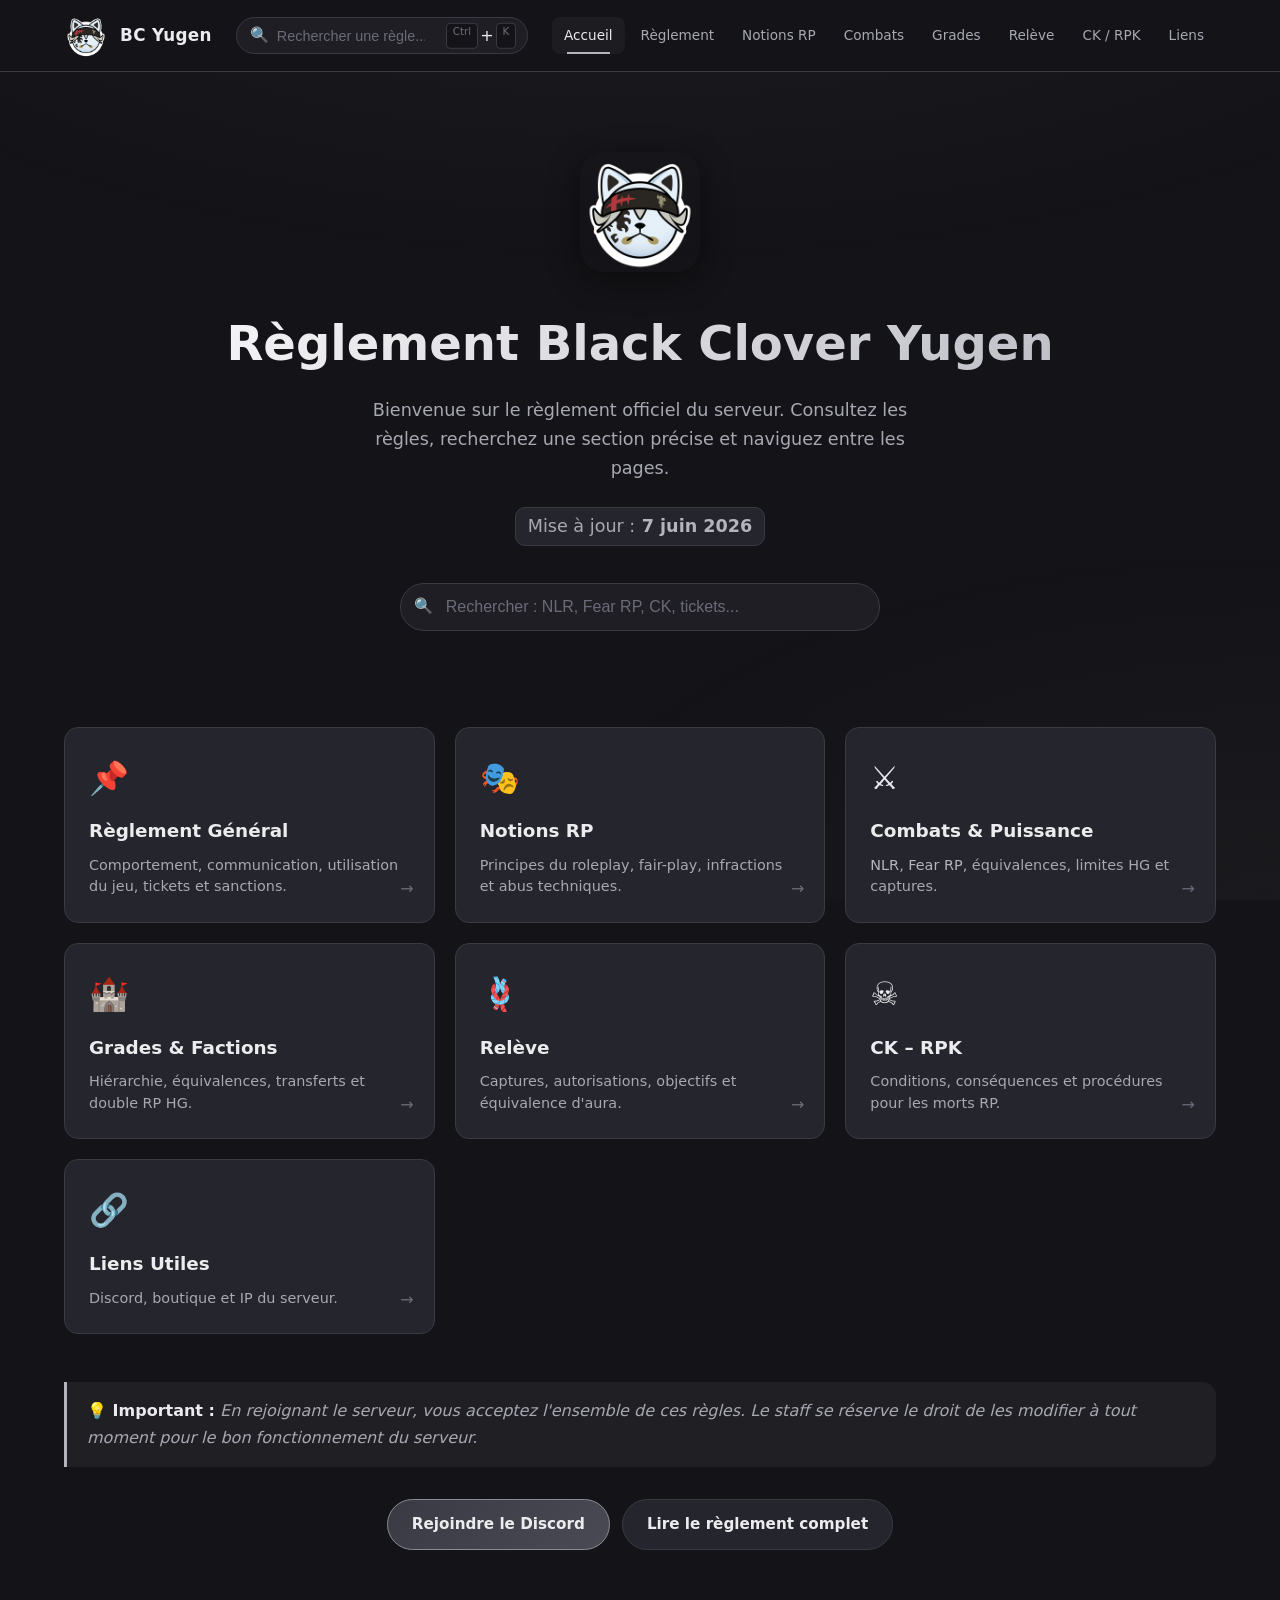
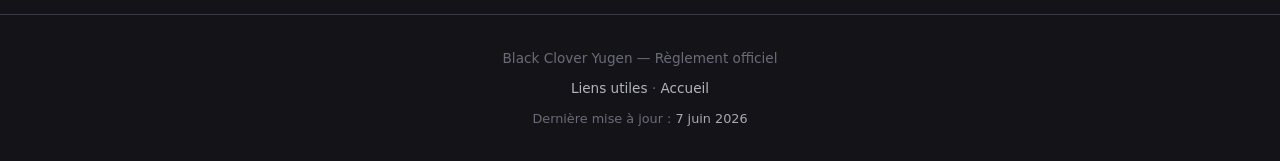
<file: index.html>
<!DOCTYPE html>
<html lang="fr">
<head>
  <meta charset="UTF-8">
  <meta name="viewport" content="width=device-width, initial-scale=1.0">
  <title>Règlement — Black Clover Yugen</title>
  <link rel="icon" href="assets/logo.png" type="image/png">
  <link rel="stylesheet" href="css/style.css">
</head>
<body>
  <header class="site-header">
    <div class="header-inner">
      <a href="index.html" class="logo-link">
        <img src="assets/logo.png" alt="Logo Black Clover Yugen">
        <span class="logo-text">BC Yugen</span>
      </a>
      <div class="search-wrapper mobile-hidden">
        <span class="search-icon">🔍</span>
        <input type="search" class="search-input" placeholder="Rechercher une règle..." autocomplete="off">
        <div class="search-results"></div>
      </div>
      <nav class="nav-links">
        <a href="index.html">Accueil</a>
        <a href="reglement-general.html">Règlement</a>
        <a href="notions-rp.html">Notions RP</a>
        <a href="combats-puissance.html">Combats</a>
        <a href="grades-factions.html">Grades</a>
        <a href="releve.html">Relève</a>
        <a href="ck-rpk.html">CK / RPK</a>
        <a href="liens-utiles.html">Liens</a>
      </nav>
      <button class="menu-toggle" aria-label="Menu">☰</button>
    </div>
  </header>

  <main>
    <section class="hero container-wide">
      <img src="assets/logo.png" alt="Black Clover Yugen" class="hero-logo reveal">
      <h1 class="reveal reveal-delay-1">Règlement Black Clover Yugen</h1>
      <p class="reveal reveal-delay-2">
        Bienvenue sur le règlement officiel du serveur. Consultez les règles, recherchez une section précise et naviguez entre les pages.
      </p>
      <div class="hero-tools reveal reveal-delay-3">
        <p class="last-updated-box">
          Mise à jour&nbsp;: <time datetime="2026-06-07" data-last-updated>7 juin 2026</time>
        </p>
        <div class="hero-search">
          <div class="search-wrapper">
            <span class="search-icon">🔍</span>
            <input type="search" class="search-input" placeholder="Rechercher : NLR, Fear RP, CK, tickets..." autocomplete="off">
            <div class="search-results"></div>
          </div>
        </div>
      </div>
    </section>

    <section class="container-wide">
      <div class="cards-grid">
        <article class="card reveal" data-href="reglement-general.html">
          <span class="card-icon">📌</span>
          <h2>Règlement Général</h2>
          <p>Comportement, communication, utilisation du jeu, tickets et sanctions.</p>
          <span class="card-arrow">→</span>
        </article>

        <article class="card reveal reveal-delay-1" data-href="notions-rp.html">
          <span class="card-icon">🎭</span>
          <h2>Notions RP</h2>
          <p>Principes du roleplay, fair-play, infractions et abus techniques.</p>
          <span class="card-arrow">→</span>
        </article>

        <article class="card reveal reveal-delay-2" data-href="combats-puissance.html">
          <span class="card-icon">⚔️</span>
          <h2>Combats &amp; Puissance</h2>
          <p><a href="combats-puissance.html#nlr-combat">NLR</a>, <a href="combats-puissance.html#fear-rp">Fear RP</a>, équivalences, limites HG et captures.</p>
          <span class="card-arrow">→</span>
        </article>

        <article class="card reveal reveal-delay-3" data-href="grades-factions.html">
          <span class="card-icon">🏰</span>
          <h2>Grades &amp; Factions</h2>
          <p>Hiérarchie, équivalences, transferts et double RP HG.</p>
          <span class="card-arrow">→</span>
        </article>

        <article class="card reveal reveal-delay-1" data-href="releve.html">
          <span class="card-icon">🪢</span>
          <h2>Relève</h2>
          <p>Captures, autorisations, objectifs et équivalence d'aura.</p>
          <span class="card-arrow">→</span>
        </article>

        <article class="card reveal reveal-delay-2" data-href="ck-rpk.html">
          <span class="card-icon">☠️</span>
          <h2>CK – RPK</h2>
          <p>Conditions, conséquences et procédures pour les morts RP.</p>
          <span class="card-arrow">→</span>
        </article>

        <article class="card reveal reveal-delay-3" data-href="liens-utiles.html">
          <span class="card-icon">🔗</span>
          <h2>Liens Utiles</h2>
          <p>Discord, boutique et IP du serveur.</p>
          <span class="card-arrow">→</span>
        </article>
      </div>

      <div class="notice-box reveal" style="margin-top: 3rem;">
        <strong>💡 Important :</strong> En rejoignant le serveur, vous acceptez l'ensemble de ces règles. Le staff se réserve le droit de les modifier à tout moment pour le bon fonctionnement du serveur.
      </div>

      <div class="btn-group reveal" style="justify-content: center; margin-top: 2rem;">
        <a href="https://discord.gg/kPwGRQ4QKu" class="btn btn-primary" target="_blank" rel="noopener">Rejoindre le Discord</a>
        <a href="reglement-general.html" class="btn">Lire le règlement complet</a>
      </div>
    </section>
  </main>

  <footer class="site-footer">
    <p>Black Clover Yugen — Règlement officiel</p>
    <p style="margin-top: 0.5rem;"><a href="liens-utiles.html">Liens utiles</a> · <a href="index.html">Accueil</a></p>
  </footer>

  <button type="button" class="back-to-top" aria-label="Retour en haut">↑</button>
  <script src="js/main.js"></script>
</body>
</html>
</file>
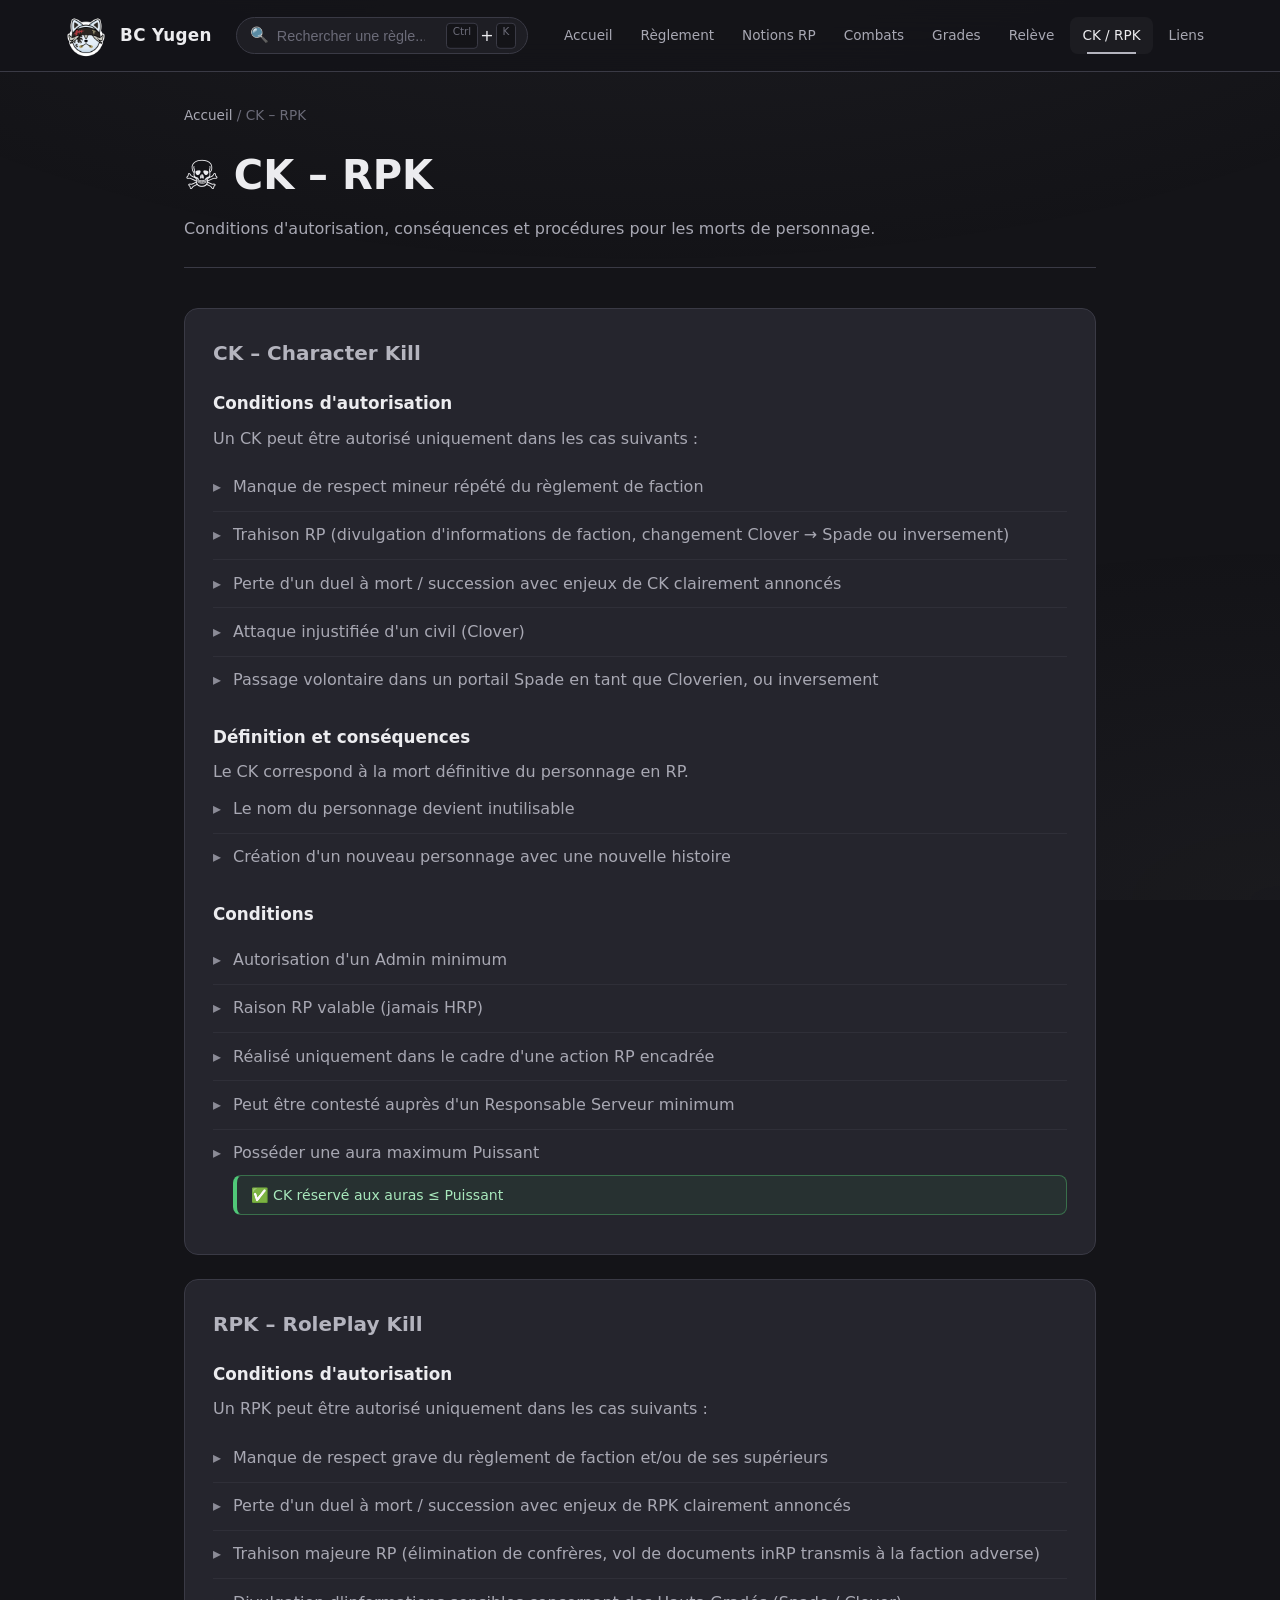
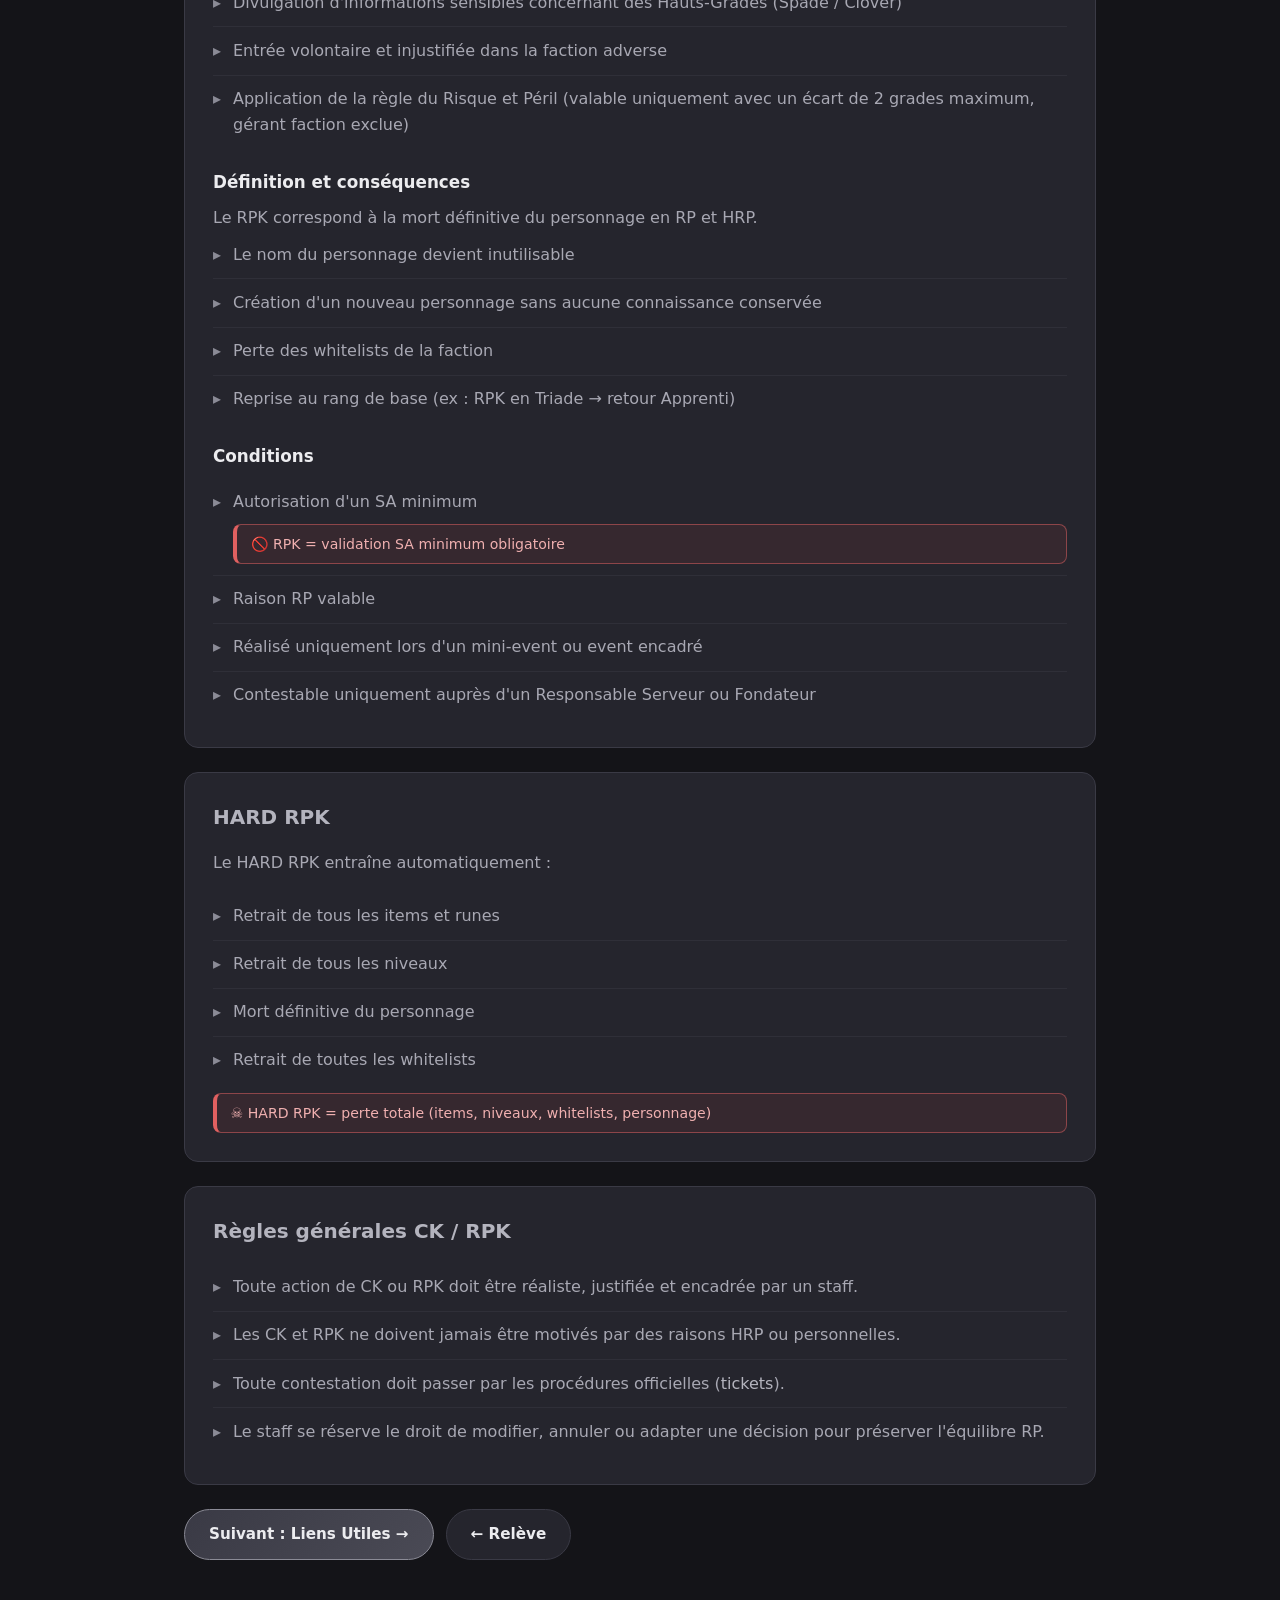
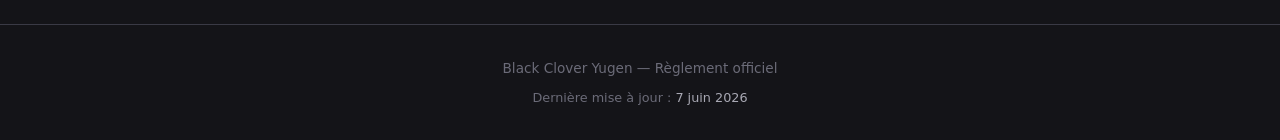
<file: ck-rpk.html>
<!DOCTYPE html>
<html lang="fr">
<head>
  <meta charset="UTF-8">
  <meta name="viewport" content="width=device-width, initial-scale=1.0">
  <title>CK – RPK — Black Clover Yugen</title>
  <link rel="icon" href="assets/logo.png" type="image/png">
  <link rel="stylesheet" href="css/style.css">
</head>
<body>
  <header class="site-header">
    <div class="header-inner">
      <a href="index.html" class="logo-link">
        <img src="assets/logo.png" alt="Logo Black Clover Yugen">
        <span class="logo-text">BC Yugen</span>
      </a>
      <div class="search-wrapper mobile-hidden">
        <span class="search-icon">🔍</span>
        <input type="search" class="search-input" placeholder="Rechercher une règle..." autocomplete="off">
        <div class="search-results"></div>
      </div>
      <nav class="nav-links">
        <a href="index.html">Accueil</a>
        <a href="reglement-general.html">Règlement</a>
        <a href="notions-rp.html">Notions RP</a>
        <a href="combats-puissance.html">Combats</a>
        <a href="grades-factions.html">Grades</a>
        <a href="releve.html">Relève</a>
        <a href="ck-rpk.html">CK / RPK</a>
        <a href="liens-utiles.html">Liens</a>
      </nav>
      <button class="menu-toggle" aria-label="Menu">☰</button>
    </div>
  </header>

  <main>
    <div class="container">
      <div class="page-header reveal">
        <div class="breadcrumb"><a href="index.html">Accueil</a> / CK – RPK</div>
        <h1>☠️ CK – RPK</h1>
        <p>Conditions d'autorisation, conséquences et procédures pour les morts de personnage.</p>
      </div>

      <section id="ck" class="section-block reveal">
        <h2>CK – Character Kill</h2>
        <h3>Conditions d'autorisation</h3>
        <p style="color: var(--text-secondary); margin-bottom: 0.75rem;">Un CK peut être autorisé uniquement dans les cas suivants :</p>
        <ul class="rule-list">
          <li>Manque de respect mineur répété du règlement de faction</li>
          <li>Trahison RP (divulgation d'informations de faction, changement Clover → Spade ou inversement)</li>
          <li>Perte d'un duel à mort / succession avec enjeux de CK clairement annoncés</li>
          <li>Attaque injustifiée d'un civil (Clover)</li>
          <li>Passage volontaire dans un portail Spade en tant que Cloverien, ou inversement</li>
        </ul>

        <h3>Définition et conséquences</h3>
        <p style="color: var(--text-secondary);">Le CK correspond à la mort définitive du personnage en RP.</p>
        <ul class="rule-list">
          <li>Le nom du personnage devient inutilisable</li>
          <li>Création d'un nouveau personnage avec une nouvelle histoire</li>
        </ul>

        <h3>Conditions</h3>
        <ul class="rule-list">
          <li>Autorisation d'un Admin minimum</li>
          <li>Raison RP valable (jamais HRP)</li>
          <li>Réalisé uniquement dans le cadre d'une action RP encadrée</li>
          <li>Peut être contesté auprès d'un Responsable Serveur minimum</li>
          <li>Posséder une aura maximum Puissant
            <span class="highlight-green">✅ CK réservé aux auras ≤ Puissant</span></li>
        </ul>
      </section>

      <section id="rpk" class="section-block reveal">
        <h2>RPK – RolePlay Kill</h2>
        <h3>Conditions d'autorisation</h3>
        <p style="color: var(--text-secondary); margin-bottom: 0.75rem;">Un RPK peut être autorisé uniquement dans les cas suivants :</p>
        <ul class="rule-list">
          <li>Manque de respect grave du règlement de faction et/ou de ses supérieurs</li>
          <li>Perte d'un duel à mort / succession avec enjeux de RPK clairement annoncés</li>
          <li>Trahison majeure RP (élimination de confrères, vol de documents inRP transmis à la faction adverse)</li>
          <li>Divulgation d'informations sensibles concernant des Hauts-Gradés (Spade / Clover)</li>
          <li>Entrée volontaire et injustifiée dans la faction adverse</li>
          <li>Application de la règle du Risque et Péril (valable uniquement avec un écart de 2 grades maximum, gérant faction exclue)</li>
        </ul>

        <h3>Définition et conséquences</h3>
        <p style="color: var(--text-secondary);">Le RPK correspond à la mort définitive du personnage en RP et HRP.</p>
        <ul class="rule-list">
          <li>Le nom du personnage devient inutilisable</li>
          <li>Création d'un nouveau personnage sans aucune connaissance conservée</li>
          <li>Perte des whitelists de la faction</li>
          <li>Reprise au rang de base (ex : RPK en Triade → retour Apprenti)</li>
        </ul>

        <h3>Conditions</h3>
        <ul class="rule-list">
          <li>Autorisation d'un SA minimum
            <span class="highlight-red">🚫 RPK = validation SA minimum obligatoire</span></li>
          <li>Raison RP valable</li>
          <li>Réalisé uniquement lors d'un mini-event ou event encadré</li>
          <li>Contestable uniquement auprès d'un Responsable Serveur ou Fondateur</li>
        </ul>
      </section>

      <section id="hard-rpk" class="section-block reveal">
        <h2>HARD RPK</h2>
        <p style="color: var(--text-secondary); margin-bottom: 1rem;">Le HARD RPK entraîne automatiquement :</p>
        <ul class="rule-list">
          <li>Retrait de tous les items et runes</li>
          <li>Retrait de tous les niveaux</li>
          <li>Mort définitive du personnage</li>
          <li>Retrait de toutes les whitelists</li>
        </ul>
        <span class="highlight-red">☠️ HARD RPK = perte totale (items, niveaux, whitelists, personnage)</span>
      </section>

      <section id="regles-generales" class="section-block reveal">
        <h2>Règles générales CK / RPK</h2>
        <ul class="rule-list">
          <li>Toute action de CK ou RPK doit être réaliste, justifiée et encadrée par un staff.</li>
          <li>Les CK et RPK ne doivent jamais être motivés par des raisons HRP ou personnelles.</li>
          <li>Toute contestation doit passer par les procédures officielles (<a href="reglement-general.html#communication">tickets</a>).</li>
          <li>Le staff se réserve le droit de modifier, annuler ou adapter une décision pour préserver l'équilibre RP.</li>
        </ul>
      </section>

      <div class="btn-group reveal">
        <a href="liens-utiles.html" class="btn btn-primary">Suivant : Liens Utiles →</a>
        <a href="releve.html" class="btn">← Relève</a>
      </div>
    </div>
  </main>

  <footer class="site-footer">
    <p>Black Clover Yugen — Règlement officiel</p>
  </footer>

  <button type="button" class="back-to-top" aria-label="Retour en haut">↑</button>
  <script src="js/main.js"></script>
</body>
</html>
</file>
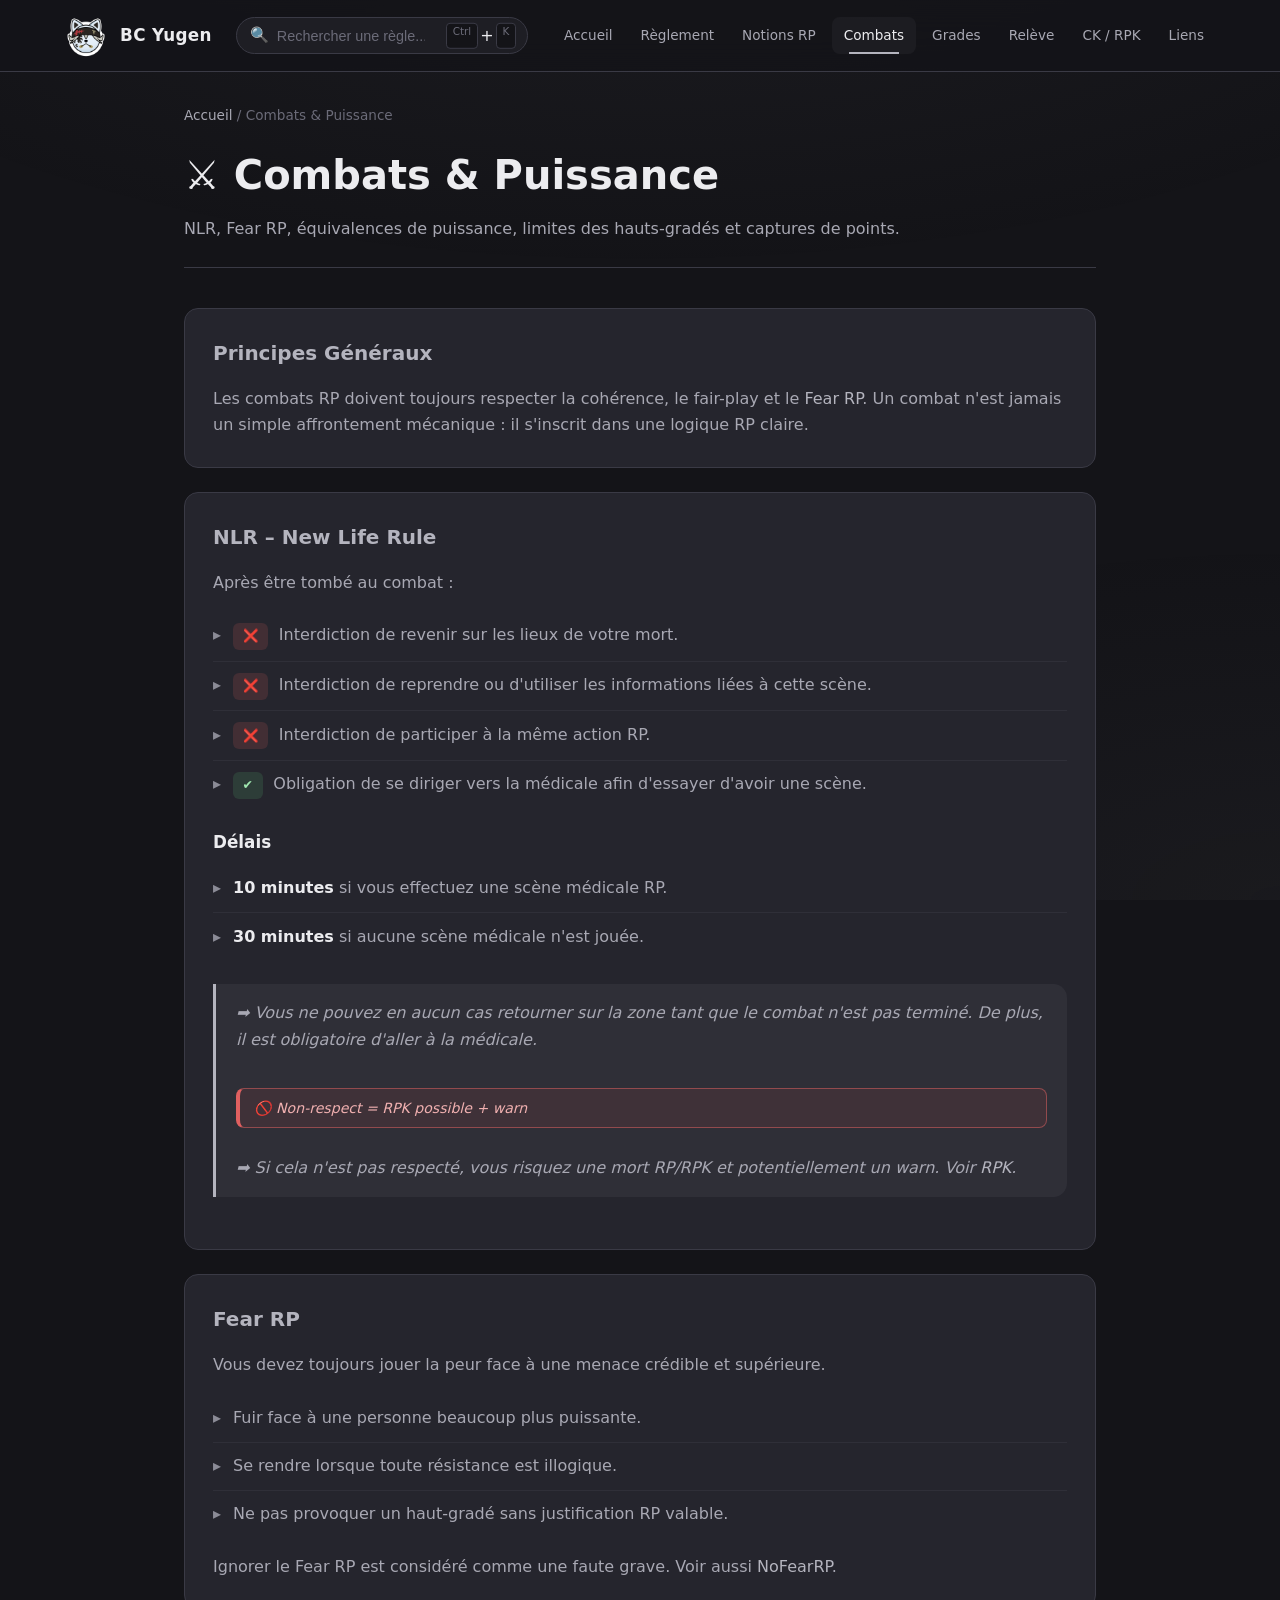
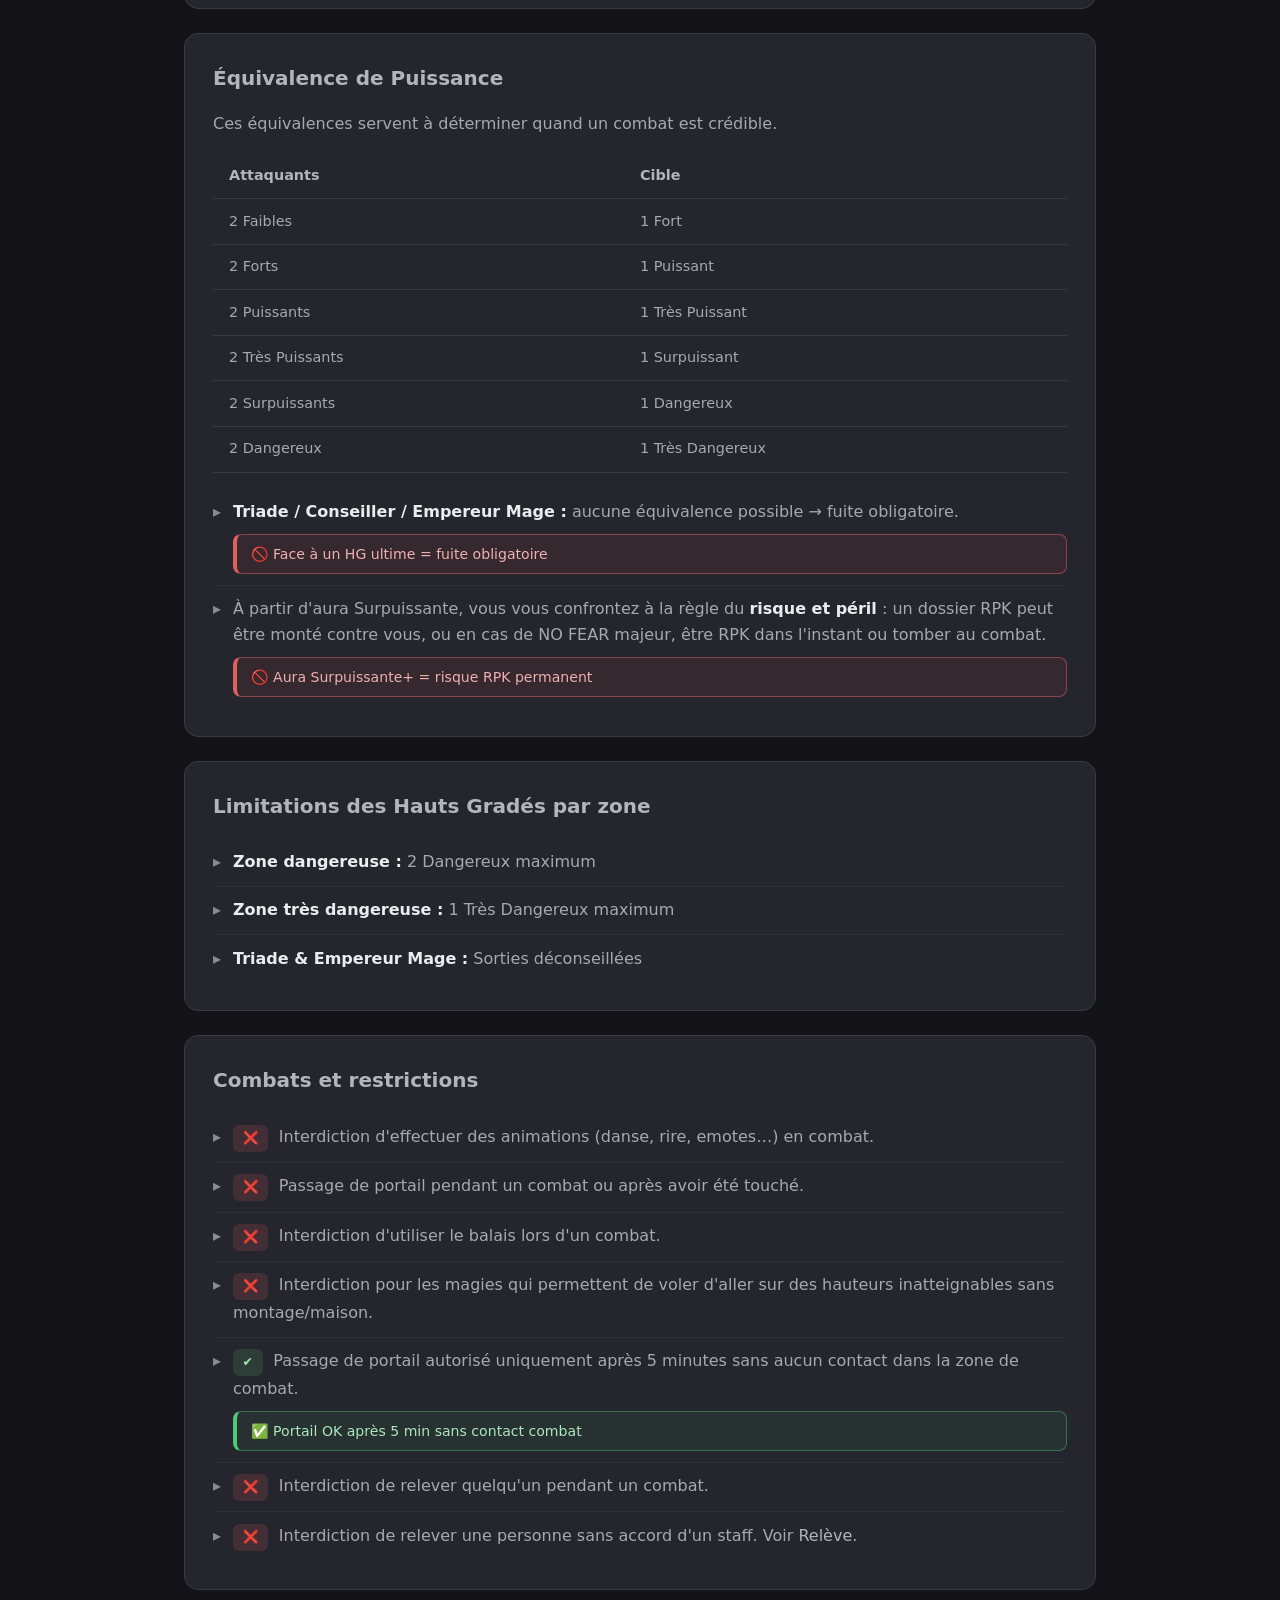
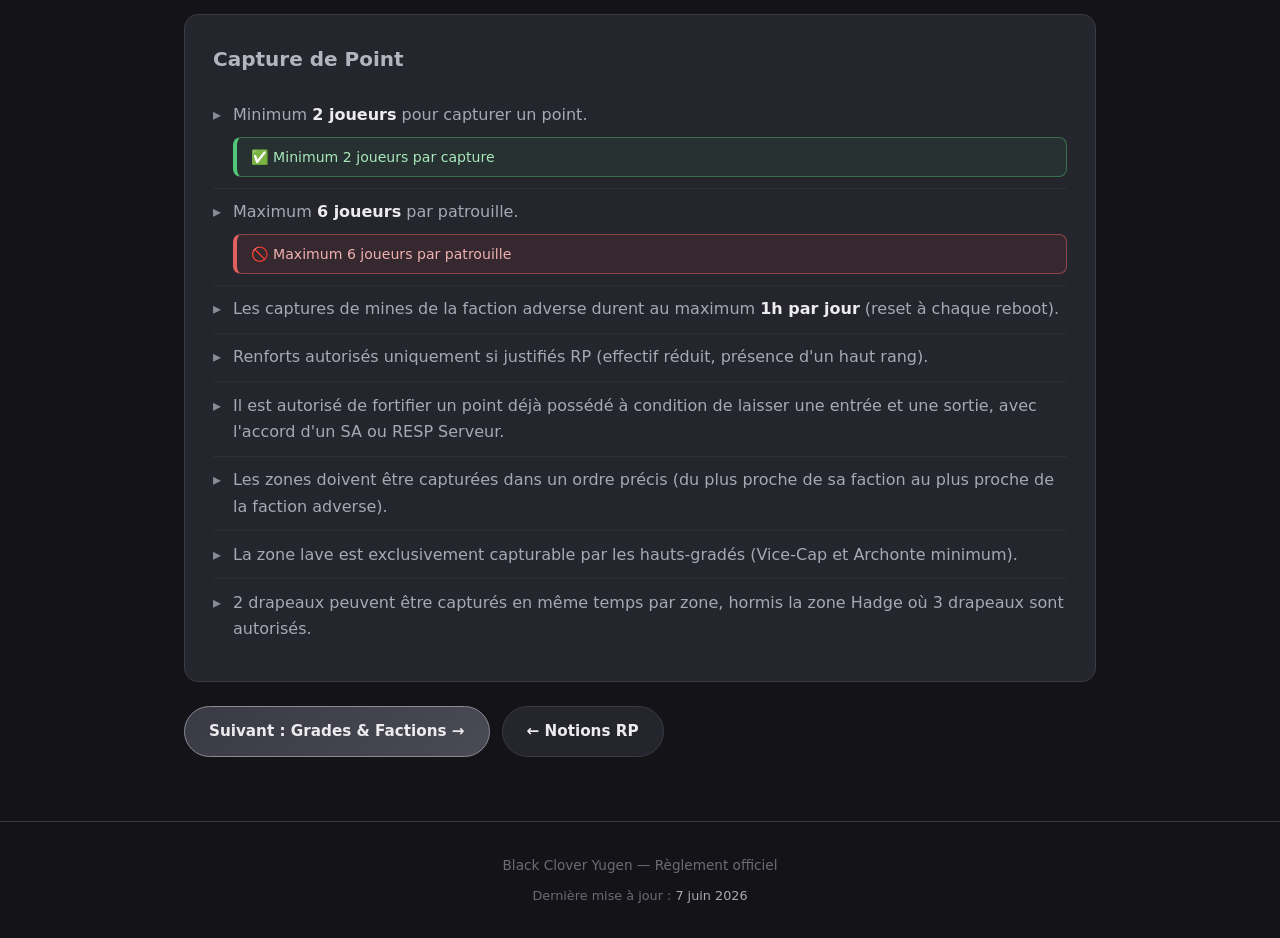
<file: combats-puissance.html>
<!DOCTYPE html>
<html lang="fr">
<head>
  <meta charset="UTF-8">
  <meta name="viewport" content="width=device-width, initial-scale=1.0">
  <title>Combats &amp; Puissance — Black Clover Yugen</title>
  <link rel="icon" href="assets/logo.png" type="image/png">
  <link rel="stylesheet" href="css/style.css">
</head>
<body>
  <header class="site-header">
    <div class="header-inner">
      <a href="index.html" class="logo-link">
        <img src="assets/logo.png" alt="Logo Black Clover Yugen">
        <span class="logo-text">BC Yugen</span>
      </a>
      <div class="search-wrapper mobile-hidden">
        <span class="search-icon">🔍</span>
        <input type="search" class="search-input" placeholder="Rechercher une règle..." autocomplete="off">
        <div class="search-results"></div>
      </div>
      <nav class="nav-links">
        <a href="index.html">Accueil</a>
        <a href="reglement-general.html">Règlement</a>
        <a href="notions-rp.html">Notions RP</a>
        <a href="combats-puissance.html">Combats</a>
        <a href="grades-factions.html">Grades</a>
        <a href="releve.html">Relève</a>
        <a href="ck-rpk.html">CK / RPK</a>
        <a href="liens-utiles.html">Liens</a>
      </nav>
      <button class="menu-toggle" aria-label="Menu">☰</button>
    </div>
  </header>

  <main>
    <div class="container">
      <div class="page-header reveal">
        <div class="breadcrumb"><a href="index.html">Accueil</a> / Combats &amp; Puissance</div>
        <h1>⚔️ Combats &amp; Puissance</h1>
        <p>NLR, Fear RP, équivalences de puissance, limites des hauts-gradés et captures de points.</p>
      </div>

      <section class="section-block reveal">
        <h2>Principes Généraux</h2>
        <p style="color: var(--text-secondary);">
          Les combats RP doivent toujours respecter la cohérence, le fair-play et le <a href="#fear-rp">Fear RP</a>.
          Un combat n'est jamais un simple affrontement mécanique : il s'inscrit dans une logique RP claire.
        </p>
      </section>

      <section id="nlr-combat" class="section-block reveal">
        <h2>NLR – New Life Rule</h2>
        <p style="color: var(--text-secondary); margin-bottom: 1rem;">Après être tombé au combat :</p>
        <ul class="rule-list">
          <li><span class="tag tag-forbidden">❌</span> Interdiction de revenir sur les lieux de votre mort.</li>
          <li><span class="tag tag-forbidden">❌</span> Interdiction de reprendre ou d'utiliser les informations liées à cette scène.</li>
          <li><span class="tag tag-forbidden">❌</span> Interdiction de participer à la même action RP.</li>
          <li><span class="tag tag-allowed">✔</span> Obligation de se diriger vers la médicale afin d'essayer d'avoir une scène.</li>
        </ul>
        <h3>Délais</h3>
        <ul class="rule-list">
          <li><strong>10 minutes</strong> si vous effectuez une scène médicale RP.</li>
          <li><strong>30 minutes</strong> si aucune scène médicale n'est jouée.</li>
        </ul>
        <div class="notice-box">
          ➡ Vous ne pouvez en aucun cas retourner sur la zone tant que le combat n'est pas terminé. De plus, il est obligatoire d'aller à la médicale.<br><br>
          <span class="highlight-red">🚫 Non-respect = RPK possible + warn</span><br>
          ➡ Si cela n'est pas respecté, vous risquez une mort RP/RPK et potentiellement un warn. Voir <a href="ck-rpk.html#rpk">RPK</a>.
        </div>
      </section>

      <section id="fear-rp" class="section-block reveal">
        <h2>Fear RP</h2>
        <p style="color: var(--text-secondary); margin-bottom: 1rem;">Vous devez toujours jouer la peur face à une menace crédible et supérieure.</p>
        <ul class="rule-list">
          <li>Fuir face à une personne beaucoup plus puissante.</li>
          <li>Se rendre lorsque toute résistance est illogique.</li>
          <li>Ne pas provoquer un haut-gradé sans justification RP valable.</li>
        </ul>
        <p style="color: var(--text-secondary); margin-top: 1rem;">Ignorer le Fear RP est considéré comme une faute grave. Voir aussi <a href="notions-rp.html#nofear">NoFearRP</a>.</p>
      </section>

      <section id="equivalence" class="section-block reveal">
        <h2>Équivalence de Puissance</h2>
        <p style="color: var(--text-secondary); margin-bottom: 1rem;">Ces équivalences servent à déterminer quand un combat est crédible.</p>
        <table class="equivalence-table">
          <thead>
            <tr><th>Attaquants</th><th>Cible</th></tr>
          </thead>
          <tbody>
            <tr><td>2 Faibles</td><td>1 Fort</td></tr>
            <tr><td>2 Forts</td><td>1 Puissant</td></tr>
            <tr><td>2 Puissants</td><td>1 Très Puissant</td></tr>
            <tr><td>2 Très Puissants</td><td>1 Surpuissant</td></tr>
            <tr><td>2 Surpuissants</td><td>1 Dangereux</td></tr>
            <tr><td>2 Dangereux</td><td>1 Très Dangereux</td></tr>
          </tbody>
        </table>
        <ul class="rule-list" style="margin-top: 1rem;">
          <li><strong>Triade / Conseiller / Empereur Mage :</strong> aucune équivalence possible → fuite obligatoire.
            <span class="highlight-red">🚫 Face à un HG ultime = fuite obligatoire</span></li>
          <li>À partir d'aura Surpuissante, vous vous confrontez à la règle du <strong>risque et péril</strong> : un dossier RPK peut être monté contre vous, ou en cas de NO FEAR majeur, être RPK dans l'instant ou tomber au combat.
            <span class="highlight-red">🚫 Aura Surpuissante+ = risque RPK permanent</span></li>
        </ul>
      </section>

      <section id="hg-zones" class="section-block reveal">
        <h2>Limitations des Hauts Gradés par zone</h2>
        <ul class="rule-list">
          <li><strong>Zone dangereuse :</strong> 2 Dangereux maximum</li>
          <li><strong>Zone très dangereuse :</strong> 1 Très Dangereux maximum</li>
          <li><strong>Triade &amp; Empereur Mage :</strong> Sorties déconseillées</li>
        </ul>
      </section>

      <section id="restrictions" class="section-block reveal">
        <h2>Combats et restrictions</h2>
        <ul class="rule-list">
          <li><span class="tag tag-forbidden">❌</span> Interdiction d'effectuer des animations (danse, rire, emotes…) en combat.</li>
          <li><span class="tag tag-forbidden">❌</span> Passage de portail pendant un combat ou après avoir été touché.</li>
          <li><span class="tag tag-forbidden">❌</span> Interdiction d'utiliser le balais lors d'un combat.</li>
          <li><span class="tag tag-forbidden">❌</span> Interdiction pour les magies qui permettent de voler d'aller sur des hauteurs inatteignables sans montage/maison.</li>
          <li><span class="tag tag-allowed">✔</span> Passage de portail autorisé uniquement après 5 minutes sans aucun contact dans la zone de combat.
            <span class="highlight-green">✅ Portail OK après 5 min sans contact combat</span></li>
          <li><span class="tag tag-forbidden">❌</span> Interdiction de relever quelqu'un pendant un combat.</li>
          <li><span class="tag tag-forbidden">❌</span> Interdiction de relever une personne sans accord d'un staff. Voir <a href="releve.html">Relève</a>.</li>
        </ul>
      </section>

      <section id="capture" class="section-block reveal">
        <h2>Capture de Point</h2>
        <ul class="rule-list">
          <li>Minimum <strong>2 joueurs</strong> pour capturer un point.
            <span class="highlight-green">✅ Minimum 2 joueurs par capture</span></li>
          <li>Maximum <strong>6 joueurs</strong> par patrouille.
            <span class="highlight-red">🚫 Maximum 6 joueurs par patrouille</span></li>
          <li>Les captures de mines de la faction adverse durent au maximum <strong>1h par jour</strong> (reset à chaque reboot).</li>
          <li>Renforts autorisés uniquement si justifiés RP (effectif réduit, présence d'un haut rang).</li>
          <li>Il est autorisé de fortifier un point déjà possédé à condition de laisser une entrée et une sortie, avec l'accord d'un SA ou RESP Serveur.</li>
          <li>Les zones doivent être capturées dans un ordre précis (du plus proche de sa faction au plus proche de la faction adverse).</li>
          <li>La zone lave est exclusivement capturable par les hauts-gradés (Vice-Cap et Archonte minimum).</li>
          <li>2 drapeaux peuvent être capturés en même temps par zone, hormis la zone Hadge où 3 drapeaux sont autorisés.</li>
        </ul>
      </section>

      <div class="btn-group reveal">
        <a href="grades-factions.html" class="btn btn-primary">Suivant : Grades &amp; Factions →</a>
        <a href="notions-rp.html" class="btn">← Notions RP</a>
      </div>
    </div>
  </main>

  <footer class="site-footer">
    <p>Black Clover Yugen — Règlement officiel</p>
  </footer>

  <button type="button" class="back-to-top" aria-label="Retour en haut">↑</button>
  <script src="js/main.js"></script>
</body>
</html>
</file>
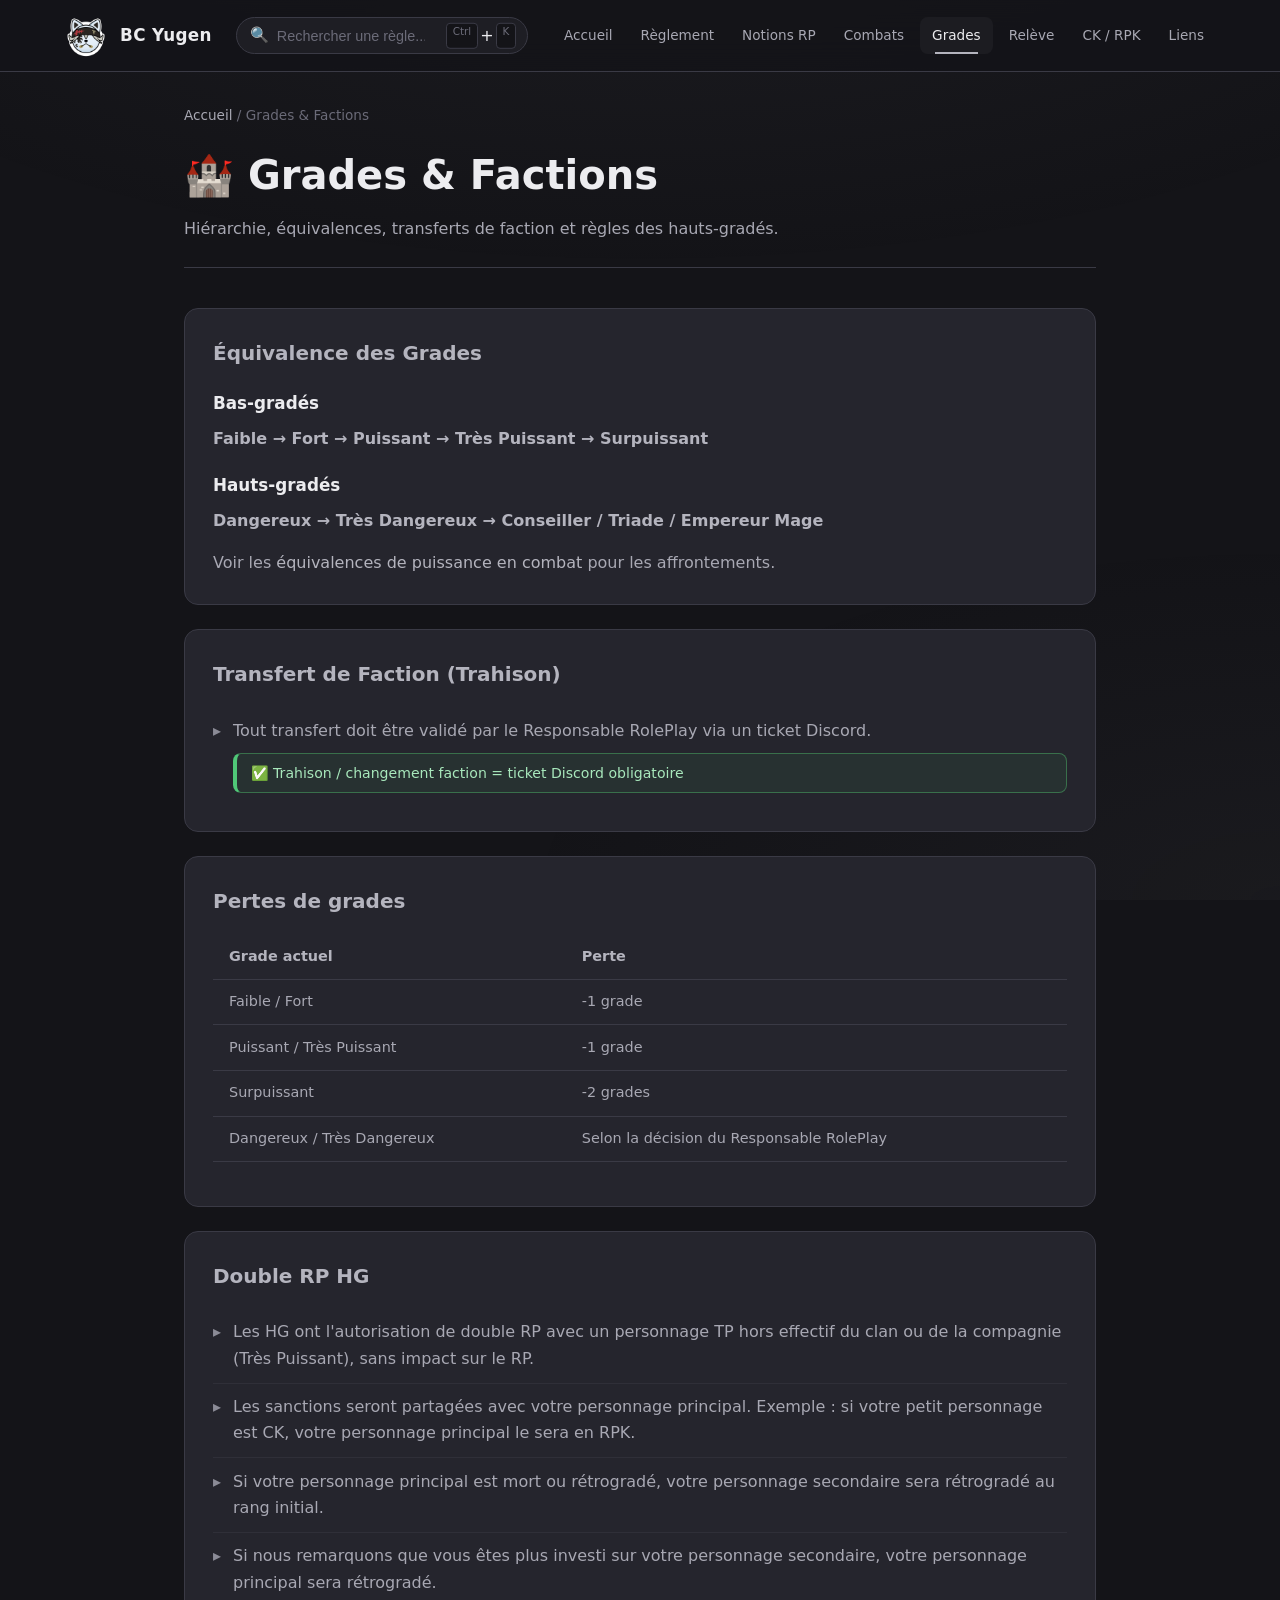
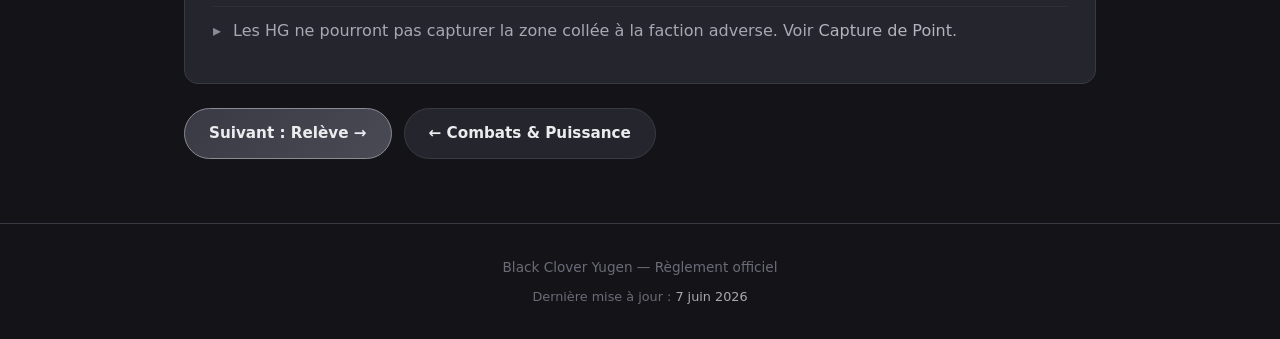
<file: grades-factions.html>
<!DOCTYPE html>
<html lang="fr">
<head>
  <meta charset="UTF-8">
  <meta name="viewport" content="width=device-width, initial-scale=1.0">
  <title>Grades &amp; Factions — Black Clover Yugen</title>
  <link rel="icon" href="assets/logo.png" type="image/png">
  <link rel="stylesheet" href="css/style.css">
</head>
<body>
  <header class="site-header">
    <div class="header-inner">
      <a href="index.html" class="logo-link">
        <img src="assets/logo.png" alt="Logo Black Clover Yugen">
        <span class="logo-text">BC Yugen</span>
      </a>
      <div class="search-wrapper mobile-hidden">
        <span class="search-icon">🔍</span>
        <input type="search" class="search-input" placeholder="Rechercher une règle..." autocomplete="off">
        <div class="search-results"></div>
      </div>
      <nav class="nav-links">
        <a href="index.html">Accueil</a>
        <a href="reglement-general.html">Règlement</a>
        <a href="notions-rp.html">Notions RP</a>
        <a href="combats-puissance.html">Combats</a>
        <a href="grades-factions.html">Grades</a>
        <a href="releve.html">Relève</a>
        <a href="ck-rpk.html">CK / RPK</a>
        <a href="liens-utiles.html">Liens</a>
      </nav>
      <button class="menu-toggle" aria-label="Menu">☰</button>
    </div>
  </header>

  <main>
    <div class="container">
      <div class="page-header reveal">
        <div class="breadcrumb"><a href="index.html">Accueil</a> / Grades &amp; Factions</div>
        <h1>🏰 Grades &amp; Factions</h1>
        <p>Hiérarchie, équivalences, transferts de faction et règles des hauts-gradés.</p>
      </div>

      <section id="equivalence" class="section-block reveal">
        <h2>Équivalence des Grades</h2>
        <h3>Bas-gradés</h3>
        <p style="color: var(--accent-light); font-weight: 600; margin-bottom: 1rem;">
          Faible → Fort → Puissant → Très Puissant → Surpuissant
        </p>
        <h3>Hauts-gradés</h3>
        <p style="color: var(--accent-light); font-weight: 600;">
          Dangereux → Très Dangereux → Conseiller / Triade / Empereur Mage
        </p>
        <p style="color: var(--text-secondary); margin-top: 1rem;">
          Voir les <a href="combats-puissance.html#equivalence">équivalences de puissance en combat</a> pour les affrontements.
        </p>
      </section>

      <section id="transfert" class="section-block reveal">
        <h2>Transfert de Faction (Trahison)</h2>
        <ul class="rule-list">
          <li>Tout transfert doit être validé par le Responsable RolePlay via un ticket Discord.
            <span class="highlight-green">✅ Trahison / changement faction = ticket Discord obligatoire</span></li>
        </ul>
      </section>

      <section id="pertes" class="section-block reveal">
        <h2>Pertes de grades</h2>
        <table class="equivalence-table">
          <thead>
            <tr><th>Grade actuel</th><th>Perte</th></tr>
          </thead>
          <tbody>
            <tr><td>Faible / Fort</td><td>-1 grade</td></tr>
            <tr><td>Puissant / Très Puissant</td><td>-1 grade</td></tr>
            <tr><td>Surpuissant</td><td>-2 grades</td></tr>
            <tr><td>Dangereux / Très Dangereux</td><td>Selon la décision du Responsable RolePlay</td></tr>
          </tbody>
        </table>
      </section>

      <section id="double-rp" class="section-block reveal">
        <h2>Double RP HG</h2>
        <ul class="rule-list">
          <li>Les HG ont l'autorisation de double RP avec un personnage TP hors effectif du clan ou de la compagnie (Très Puissant), sans impact sur le RP.</li>
          <li>Les sanctions seront partagées avec votre personnage principal. Exemple : si votre petit personnage est CK, votre personnage principal le sera en RPK.</li>
          <li>Si votre personnage principal est mort ou rétrogradé, votre personnage secondaire sera rétrogradé au rang initial.</li>
          <li>Si nous remarquons que vous êtes plus investi sur votre personnage secondaire, votre personnage principal sera rétrogradé.</li>
          <li>Les HG ne pourront pas capturer la zone collée à la faction adverse. Voir <a href="combats-puissance.html#capture">Capture de Point</a>.</li>
        </ul>
      </section>

      <div class="btn-group reveal">
        <a href="releve.html" class="btn btn-primary">Suivant : Relève →</a>
        <a href="combats-puissance.html" class="btn">← Combats &amp; Puissance</a>
      </div>
    </div>
  </main>

  <footer class="site-footer">
    <p>Black Clover Yugen — Règlement officiel</p>
  </footer>

  <button type="button" class="back-to-top" aria-label="Retour en haut">↑</button>
  <script src="js/main.js"></script>
</body>
</html>
</file>
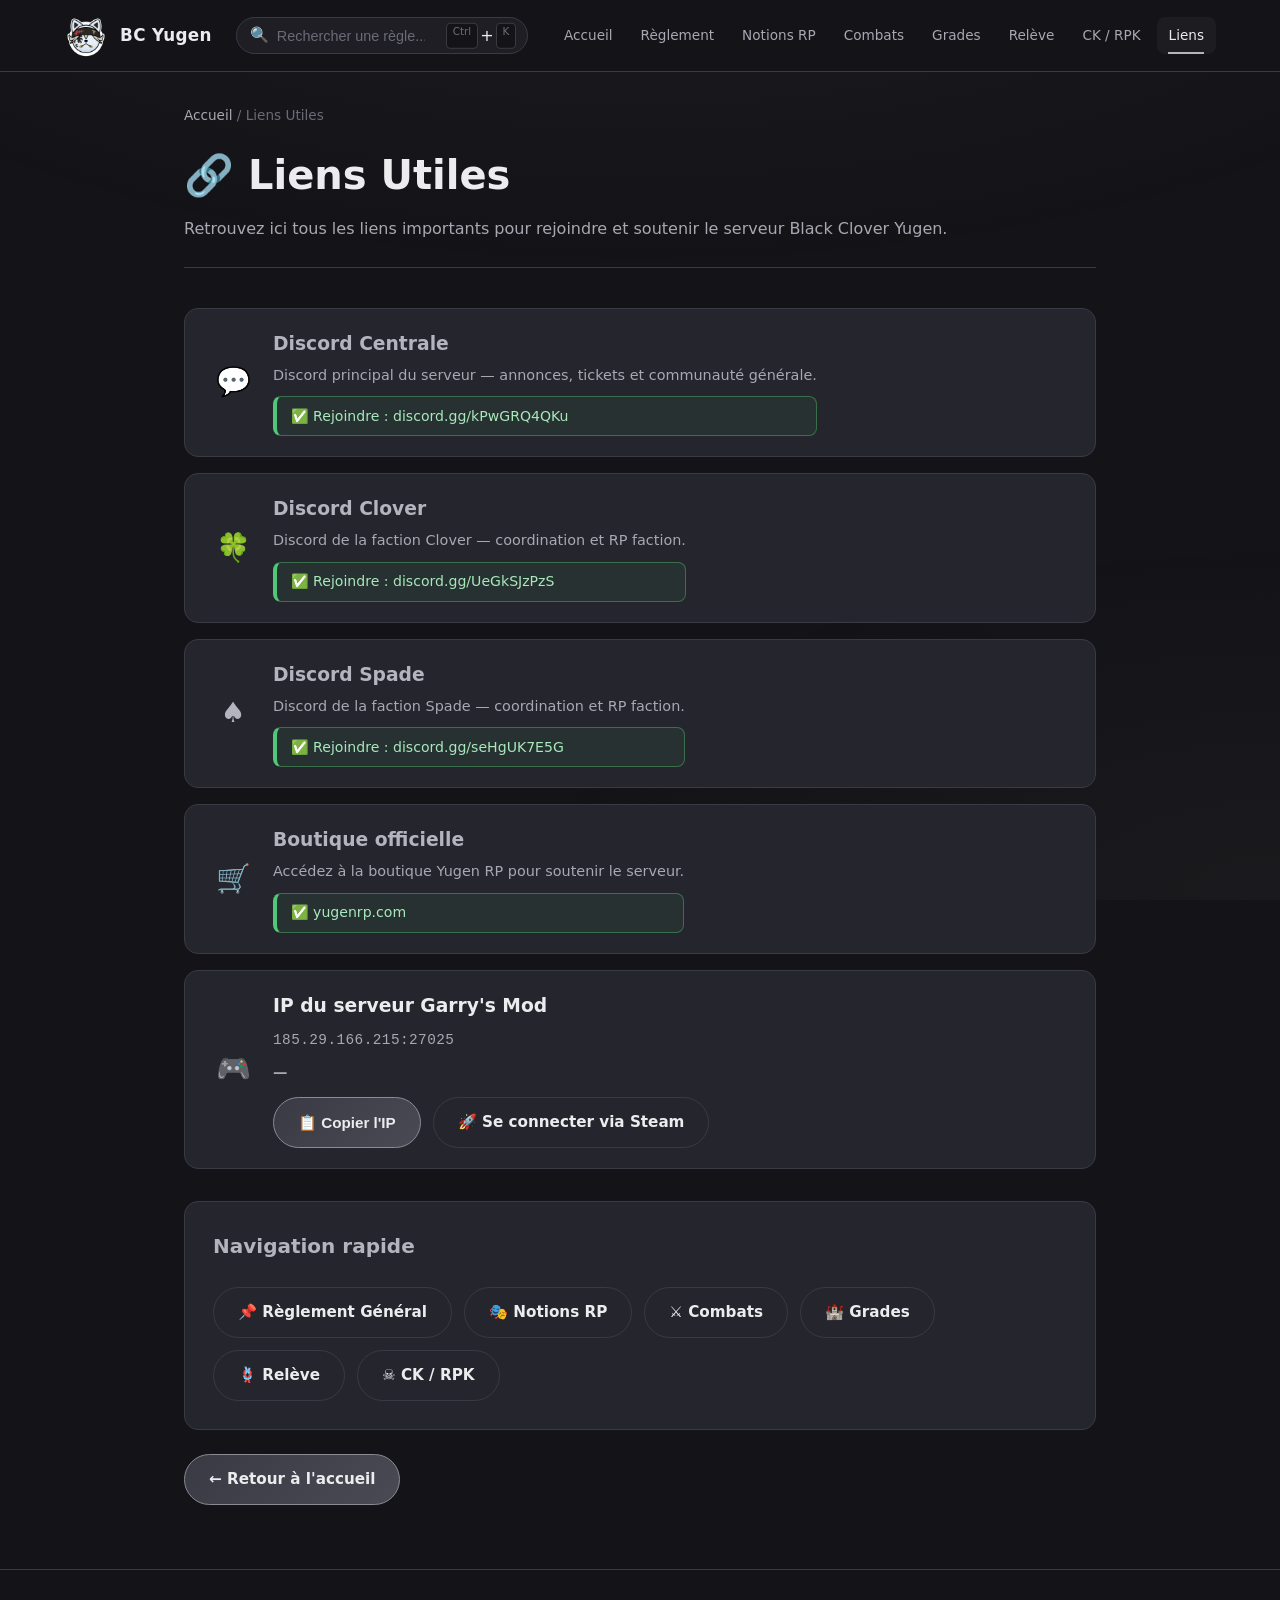
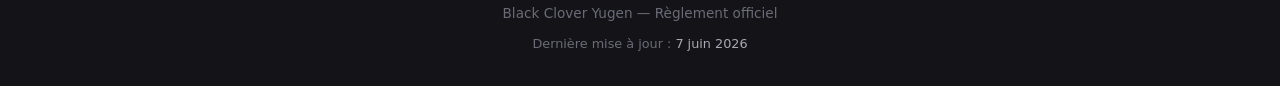
<file: liens-utiles.html>
<!DOCTYPE html>
<html lang="fr">
<head>
  <meta charset="UTF-8">
  <meta name="viewport" content="width=device-width, initial-scale=1.0">
  <title>Liens Utiles — Black Clover Yugen</title>
  <link rel="icon" href="assets/logo.png" type="image/png">
  <link rel="stylesheet" href="css/style.css">
</head>
<body>
  <header class="site-header">
    <div class="header-inner">
      <a href="index.html" class="logo-link">
        <img src="assets/logo.png" alt="Logo Black Clover Yugen">
        <span class="logo-text">BC Yugen</span>
      </a>
      <div class="search-wrapper mobile-hidden">
        <span class="search-icon">🔍</span>
        <input type="search" class="search-input" placeholder="Rechercher une règle..." autocomplete="off">
        <div class="search-results"></div>
      </div>
      <nav class="nav-links">
        <a href="index.html">Accueil</a>
        <a href="reglement-general.html">Règlement</a>
        <a href="notions-rp.html">Notions RP</a>
        <a href="combats-puissance.html">Combats</a>
        <a href="grades-factions.html">Grades</a>
        <a href="releve.html">Relève</a>
        <a href="ck-rpk.html">CK / RPK</a>
        <a href="liens-utiles.html">Liens</a>
      </nav>
      <button class="menu-toggle" aria-label="Menu">☰</button>
    </div>
  </header>

  <main>
    <div class="container">
      <div class="page-header reveal">
        <div class="breadcrumb"><a href="index.html">Accueil</a> / Liens Utiles</div>
        <h1>🔗 Liens Utiles</h1>
        <p>Retrouvez ici tous les liens importants pour rejoindre et soutenir le serveur Black Clover Yugen.</p>
      </div>

      <a id="discord-centrale" href="https://discord.gg/kPwGRQ4QKu" class="link-card reveal" target="_blank" rel="noopener">
        <div class="link-card-icon">💬</div>
        <div class="link-card-content">
          <h3>Discord Centrale</h3>
          <p>Discord principal du serveur — annonces, tickets et communauté générale.</p>
          <span class="highlight-green">✅ Rejoindre : discord.gg/kPwGRQ4QKu</span>
        </div>
      </a>

      <a id="discord-clover" href="https://discord.gg/UeGkSJzPzS" class="link-card reveal reveal-delay-1" target="_blank" rel="noopener">
        <div class="link-card-icon">🍀</div>
        <div class="link-card-content">
          <h3>Discord Clover</h3>
          <p>Discord de la faction Clover — coordination et RP faction.</p>
          <span class="highlight-green">✅ Rejoindre : discord.gg/UeGkSJzPzS</span>
        </div>
      </a>

      <a id="discord-spade" href="https://discord.gg/seHgUK7E5G" class="link-card reveal reveal-delay-2" target="_blank" rel="noopener">
        <div class="link-card-icon">♠️</div>
        <div class="link-card-content">
          <h3>Discord Spade</h3>
          <p>Discord de la faction Spade — coordination et RP faction.</p>
          <span class="highlight-green">✅ Rejoindre : discord.gg/seHgUK7E5G</span>
        </div>
      </a>

      <a id="boutique" href="https://yugenrp.com/" class="link-card reveal reveal-delay-3" target="_blank" rel="noopener">
        <div class="link-card-icon">🛒</div>
        <div class="link-card-content">
          <h3>Boutique officielle</h3>
          <p>Accédez à la boutique Yugen RP pour soutenir le serveur.</p>
          <span class="highlight-green">✅ yugenrp.com</span>
        </div>
      </a>

      <div id="ip" class="link-card reveal" style="cursor: default;">
        <div class="link-card-icon">🎮</div>
        <div class="link-card-content">
          <h3>IP du serveur Garry's Mod</h3>
          <p class="ip-display">185.29.166.215:27025</p>
          <p class="server-players" data-server-players data-server-status-widget>Chargement…</p>
          <div class="btn-group" style="margin-top: 0.75rem;">
            <button type="button" class="btn btn-primary" id="copy-ip-btn">📋 Copier l'IP</button>
            <a href="steam://connect/185.29.166.215:27025" class="btn">🚀 Se connecter via Steam</a>
          </div>
          <span class="highlight-green" id="copy-feedback" style="display:none; margin-top: 0.75rem;">✅ IP copiée dans le presse-papier !</span>
        </div>
      </div>

      <section class="section-block reveal" style="margin-top: 2rem;">
        <h2>Navigation rapide</h2>
        <div class="btn-group">
          <a href="reglement-general.html" class="btn">📌 Règlement Général</a>
          <a href="notions-rp.html" class="btn">🎭 Notions RP</a>
          <a href="combats-puissance.html" class="btn">⚔️ Combats</a>
          <a href="grades-factions.html" class="btn">🏰 Grades</a>
          <a href="releve.html" class="btn">🪢 Relève</a>
          <a href="ck-rpk.html" class="btn">☠️ CK / RPK</a>
        </div>
      </section>

      <div class="btn-group reveal">
        <a href="index.html" class="btn btn-primary">← Retour à l'accueil</a>
      </div>
    </div>
  </main>

  <footer class="site-footer">
    <p>Black Clover Yugen — Règlement officiel</p>
  </footer>

  <button type="button" class="back-to-top" aria-label="Retour en haut">↑</button>
  <script src="js/main.js"></script>
</body>
</html>
</file>
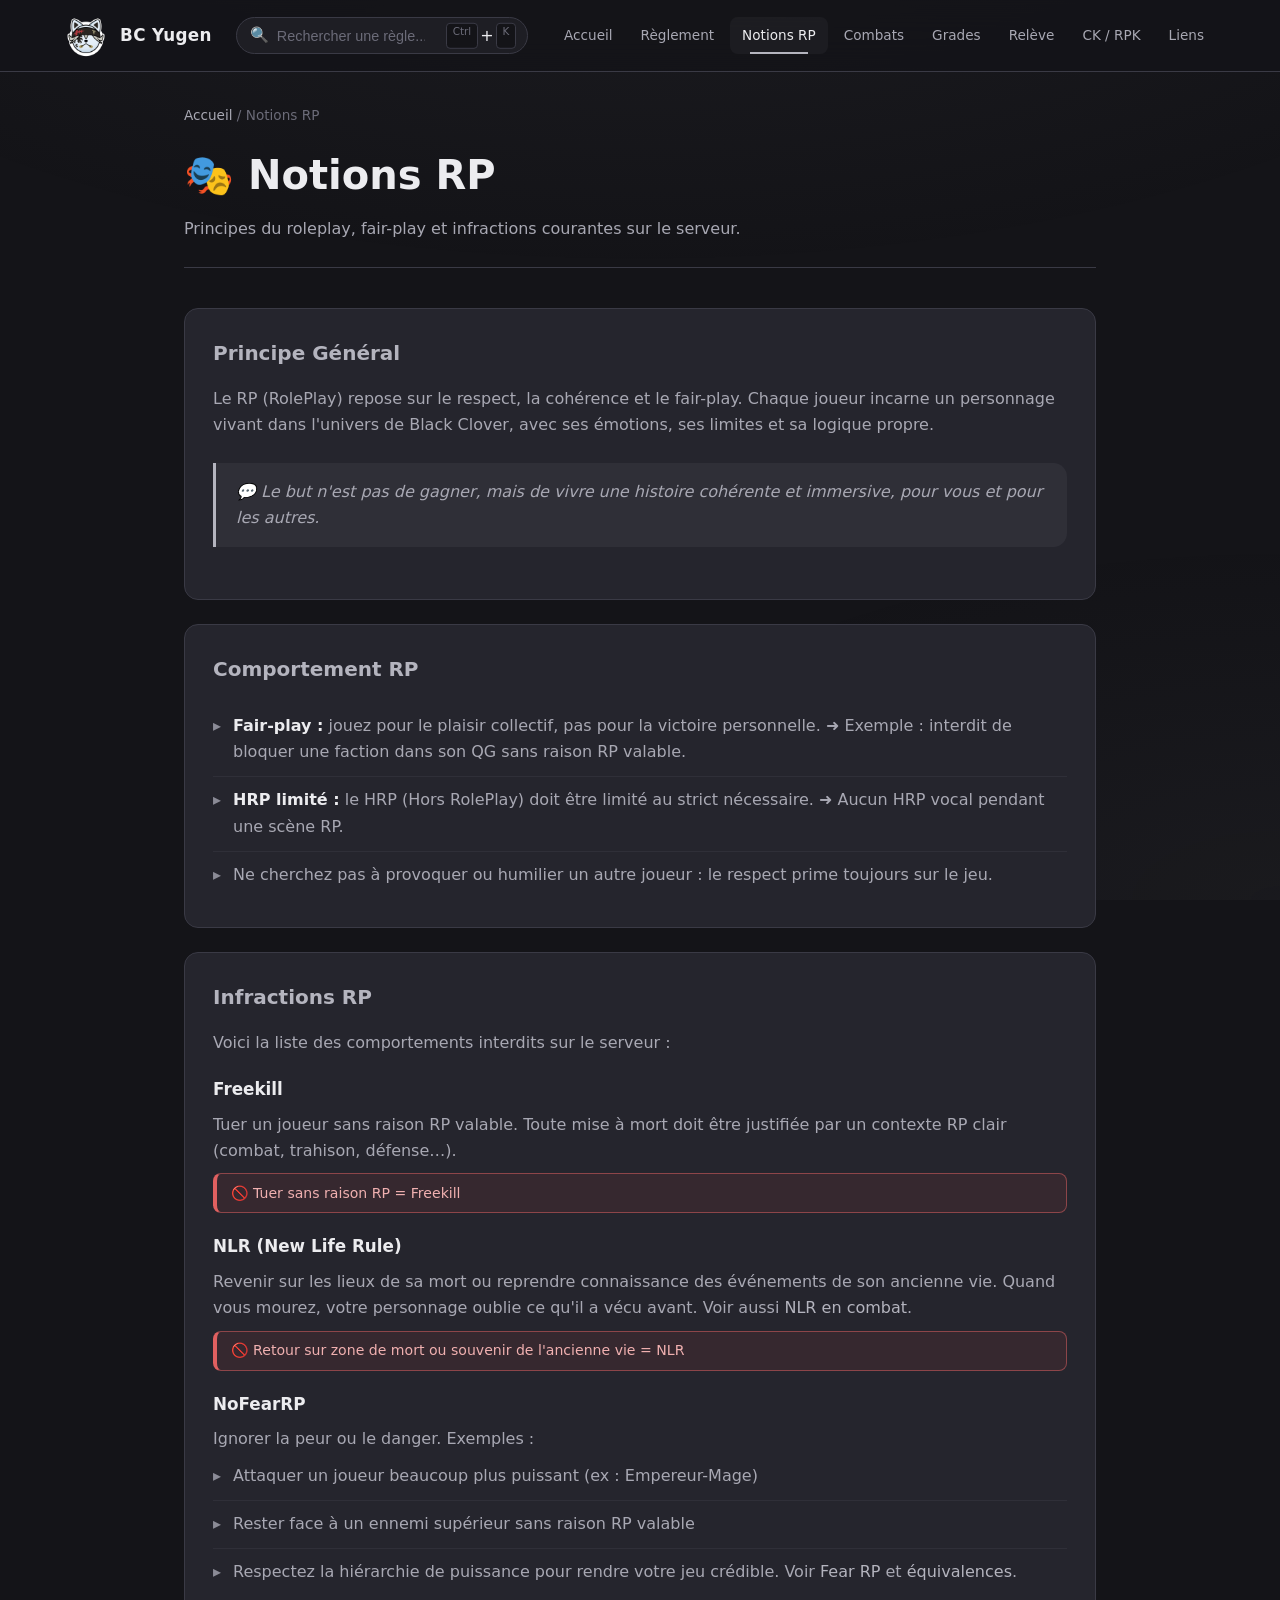
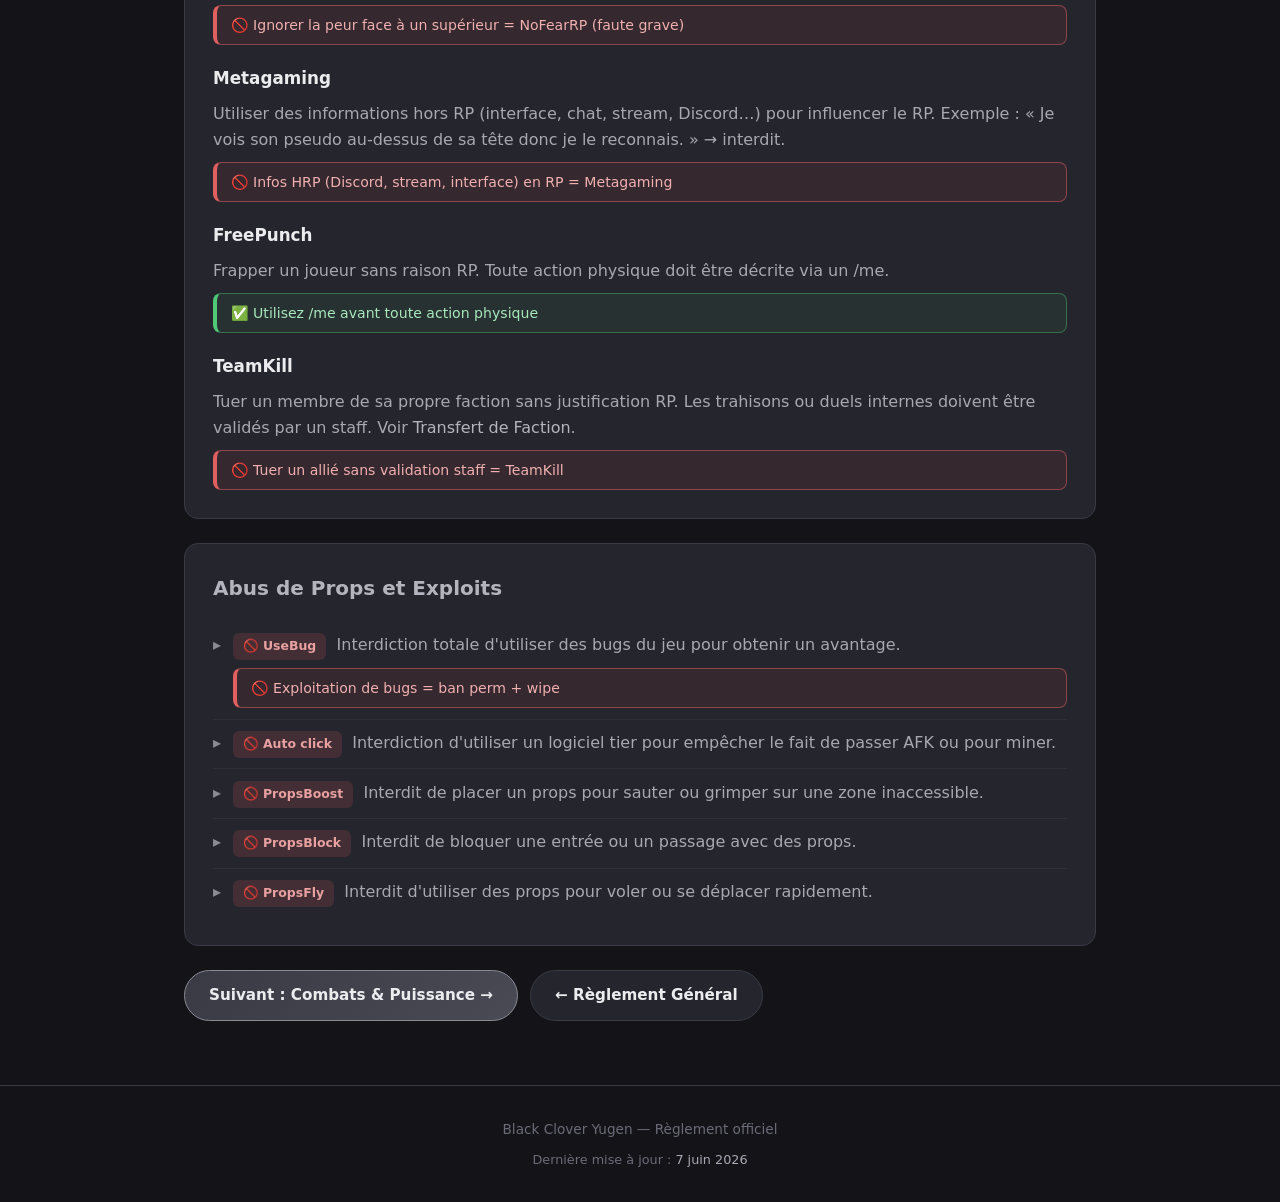
<file: notions-rp.html>
<!DOCTYPE html>
<html lang="fr">
<head>
  <meta charset="UTF-8">
  <meta name="viewport" content="width=device-width, initial-scale=1.0">
  <title>Notions RP — Black Clover Yugen</title>
  <link rel="icon" href="assets/logo.png" type="image/png">
  <link rel="stylesheet" href="css/style.css">
</head>
<body>
  <header class="site-header">
    <div class="header-inner">
      <a href="index.html" class="logo-link">
        <img src="assets/logo.png" alt="Logo Black Clover Yugen">
        <span class="logo-text">BC Yugen</span>
      </a>
      <div class="search-wrapper mobile-hidden">
        <span class="search-icon">🔍</span>
        <input type="search" class="search-input" placeholder="Rechercher une règle..." autocomplete="off">
        <div class="search-results"></div>
      </div>
      <nav class="nav-links">
        <a href="index.html">Accueil</a>
        <a href="reglement-general.html">Règlement</a>
        <a href="notions-rp.html">Notions RP</a>
        <a href="combats-puissance.html">Combats</a>
        <a href="grades-factions.html">Grades</a>
        <a href="releve.html">Relève</a>
        <a href="ck-rpk.html">CK / RPK</a>
        <a href="liens-utiles.html">Liens</a>
      </nav>
      <button class="menu-toggle" aria-label="Menu">☰</button>
    </div>
  </header>

  <main>
    <div class="container">
      <div class="page-header reveal">
        <div class="breadcrumb"><a href="index.html">Accueil</a> / Notions RP</div>
        <h1>🎭 Notions RP</h1>
        <p>Principes du roleplay, fair-play et infractions courantes sur le serveur.</p>
      </div>

      <section id="principe" class="section-block reveal">
        <h2>Principe Général</h2>
        <p style="color: var(--text-secondary); margin-bottom: 1rem;">
          Le RP (RolePlay) repose sur le respect, la cohérence et le fair-play. Chaque joueur incarne un personnage vivant dans l'univers de Black Clover, avec ses émotions, ses limites et sa logique propre.
        </p>
        <div class="notice-box">
          💬 Le but n'est pas de gagner, mais de vivre une histoire cohérente et immersive, pour vous et pour les autres.
        </div>
      </section>

      <section id="comportement-rp" class="section-block reveal">
        <h2>Comportement RP</h2>
        <ul class="rule-list">
          <li><strong>Fair-play :</strong> jouez pour le plaisir collectif, pas pour la victoire personnelle. ➜ Exemple : interdit de bloquer une faction dans son QG sans raison RP valable.</li>
          <li><strong>HRP limité :</strong> le HRP (Hors RolePlay) doit être limité au strict nécessaire. ➜ Aucun HRP vocal pendant une scène RP.</li>
          <li>Ne cherchez pas à provoquer ou humilier un autre joueur : le respect prime toujours sur le jeu.</li>
        </ul>
      </section>

      <section id="infractions" class="section-block reveal">
        <h2>Infractions RP</h2>
        <p style="color: var(--text-secondary); margin-bottom: 1rem;">Voici la liste des comportements interdits sur le serveur :</p>

        <h3 id="freekill">Freekill</h3>
        <p style="color: var(--text-secondary);">Tuer un joueur sans raison RP valable. Toute mise à mort doit être justifiée par un contexte RP clair (combat, trahison, défense…).</p>
        <span class="highlight-red">🚫 Tuer sans raison RP = Freekill</span>

        <h3 id="nlr">NLR (New Life Rule)</h3>
        <p style="color: var(--text-secondary);">Revenir sur les lieux de sa mort ou reprendre connaissance des événements de son ancienne vie. Quand vous mourez, votre personnage oublie ce qu'il a vécu avant. Voir aussi <a href="combats-puissance.html#nlr-combat">NLR en combat</a>.</p>
        <span class="highlight-red">🚫 Retour sur zone de mort ou souvenir de l'ancienne vie = NLR</span>

        <h3 id="nofear">NoFearRP</h3>
        <p style="color: var(--text-secondary);">Ignorer la peur ou le danger. Exemples :</p>
        <ul class="rule-list">
          <li>Attaquer un joueur beaucoup plus puissant (ex : Empereur-Mage)</li>
          <li>Rester face à un ennemi supérieur sans raison RP valable</li>
          <li>Respectez la hiérarchie de puissance pour rendre votre jeu crédible. Voir <a href="combats-puissance.html#fear-rp">Fear RP</a> et <a href="grades-factions.html#equivalence">équivalences</a>.</li>
        </ul>
        <span class="highlight-red">🚫 Ignorer la peur face à un supérieur = NoFearRP (faute grave)</span>

        <h3 id="metagaming">Metagaming</h3>
        <p style="color: var(--text-secondary);">Utiliser des informations hors RP (interface, chat, stream, Discord…) pour influencer le RP. Exemple : « Je vois son pseudo au-dessus de sa tête donc je le reconnais. » → interdit.</p>
        <span class="highlight-red">🚫 Infos HRP (Discord, stream, interface) en RP = Metagaming</span>

        <h3 id="freepunch">FreePunch</h3>
        <p style="color: var(--text-secondary);">Frapper un joueur sans raison RP. Toute action physique doit être décrite via un /me.</p>
        <span class="highlight-green">✅ Utilisez /me avant toute action physique</span>

        <h3 id="teamkill">TeamKill</h3>
        <p style="color: var(--text-secondary);">Tuer un membre de sa propre faction sans justification RP. Les trahisons ou duels internes doivent être validés par un staff. Voir <a href="grades-factions.html#transfert">Transfert de Faction</a>.</p>
        <span class="highlight-red">🚫 Tuer un allié sans validation staff = TeamKill</span>
      </section>

      <section id="exploits" class="section-block reveal">
        <h2>Abus de Props et Exploits</h2>
        <ul class="rule-list">
          <li><span class="tag tag-forbidden">🚫 UseBug</span> Interdiction totale d'utiliser des bugs du jeu pour obtenir un avantage.
            <span class="highlight-red">🚫 Exploitation de bugs = ban perm + wipe</span></li>
          <li><span class="tag tag-forbidden">🚫 Auto click</span> Interdiction d'utiliser un logiciel tier pour empêcher le fait de passer AFK ou pour miner.</li>
          <li><span class="tag tag-forbidden">🚫 PropsBoost</span> Interdit de placer un props pour sauter ou grimper sur une zone inaccessible.</li>
          <li><span class="tag tag-forbidden">🚫 PropsBlock</span> Interdit de bloquer une entrée ou un passage avec des props.</li>
          <li><span class="tag tag-forbidden">🚫 PropsFly</span> Interdit d'utiliser des props pour voler ou se déplacer rapidement.</li>
        </ul>
      </section>

      <div class="btn-group reveal">
        <a href="combats-puissance.html" class="btn btn-primary">Suivant : Combats &amp; Puissance →</a>
        <a href="reglement-general.html" class="btn">← Règlement Général</a>
      </div>
    </div>
  </main>

  <footer class="site-footer">
    <p>Black Clover Yugen — Règlement officiel</p>
  </footer>

  <button type="button" class="back-to-top" aria-label="Retour en haut">↑</button>
  <script src="js/main.js"></script>
</body>
</html>
</file>
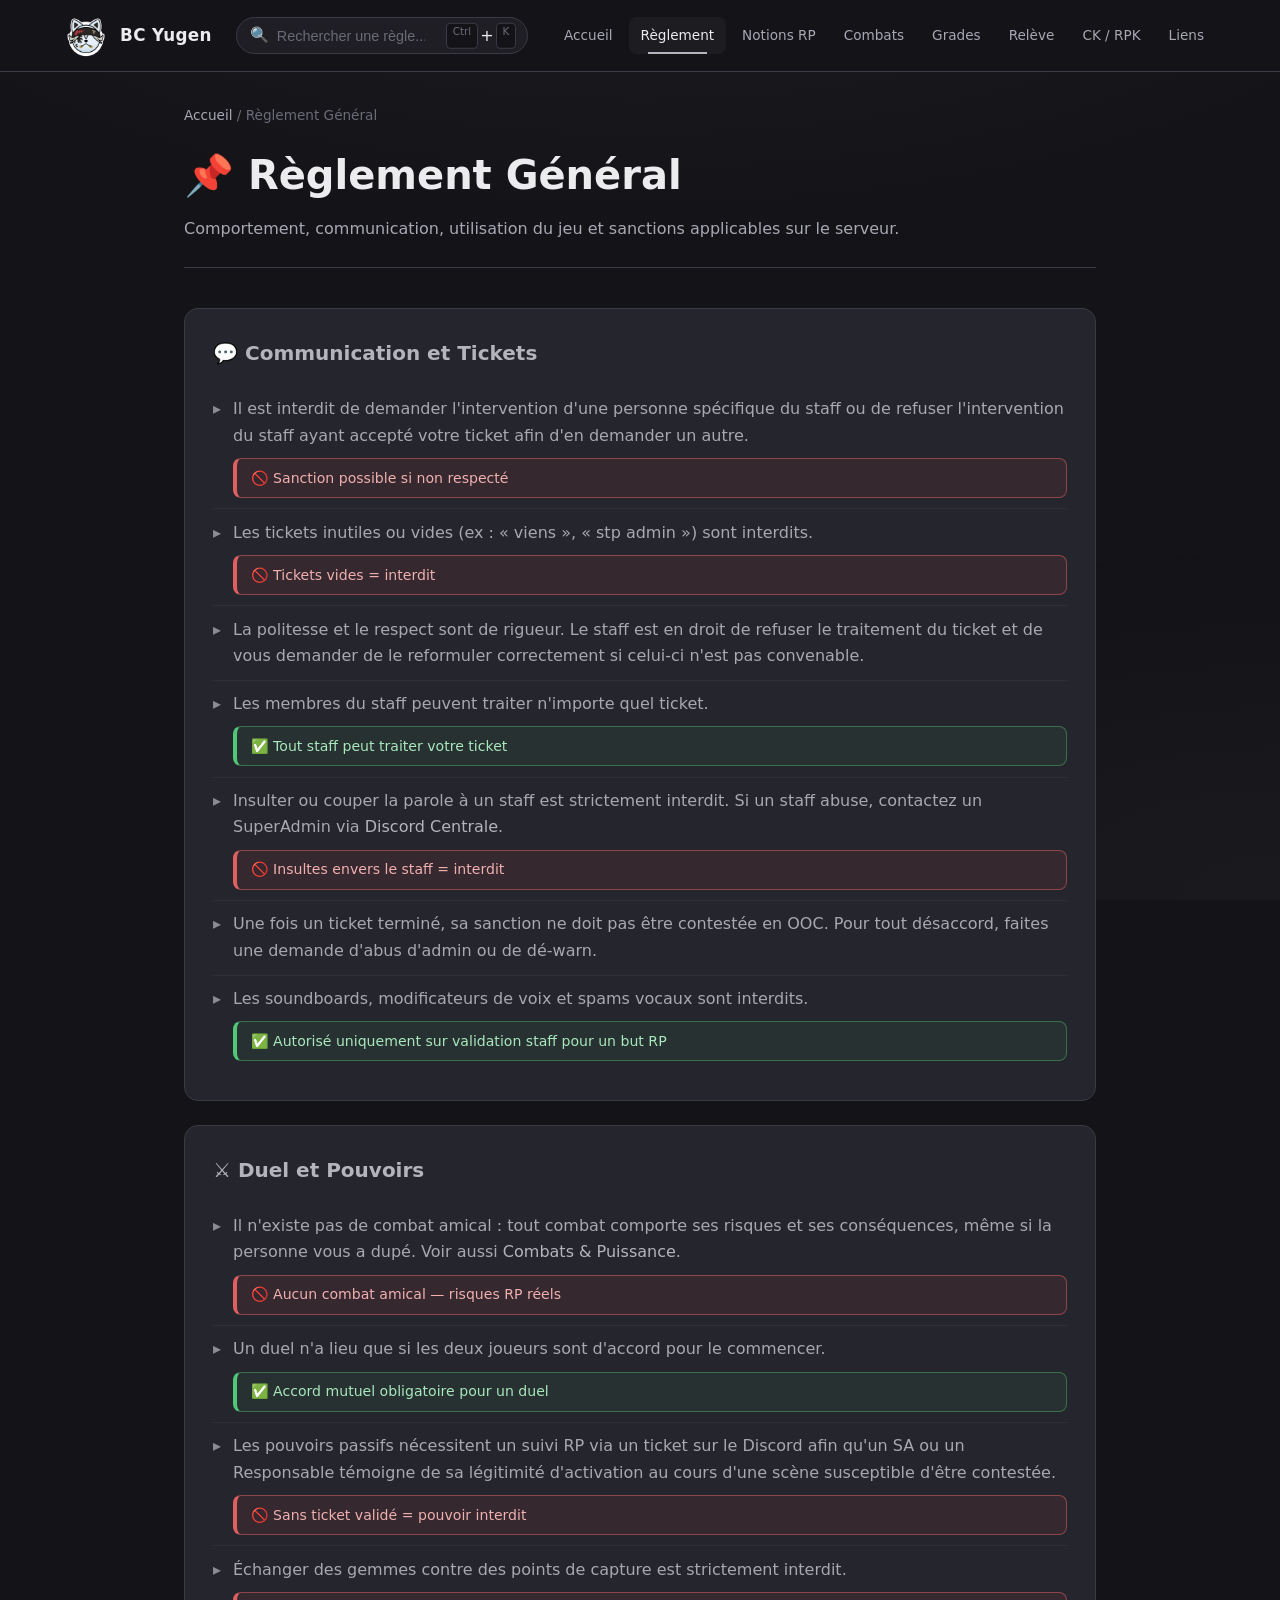
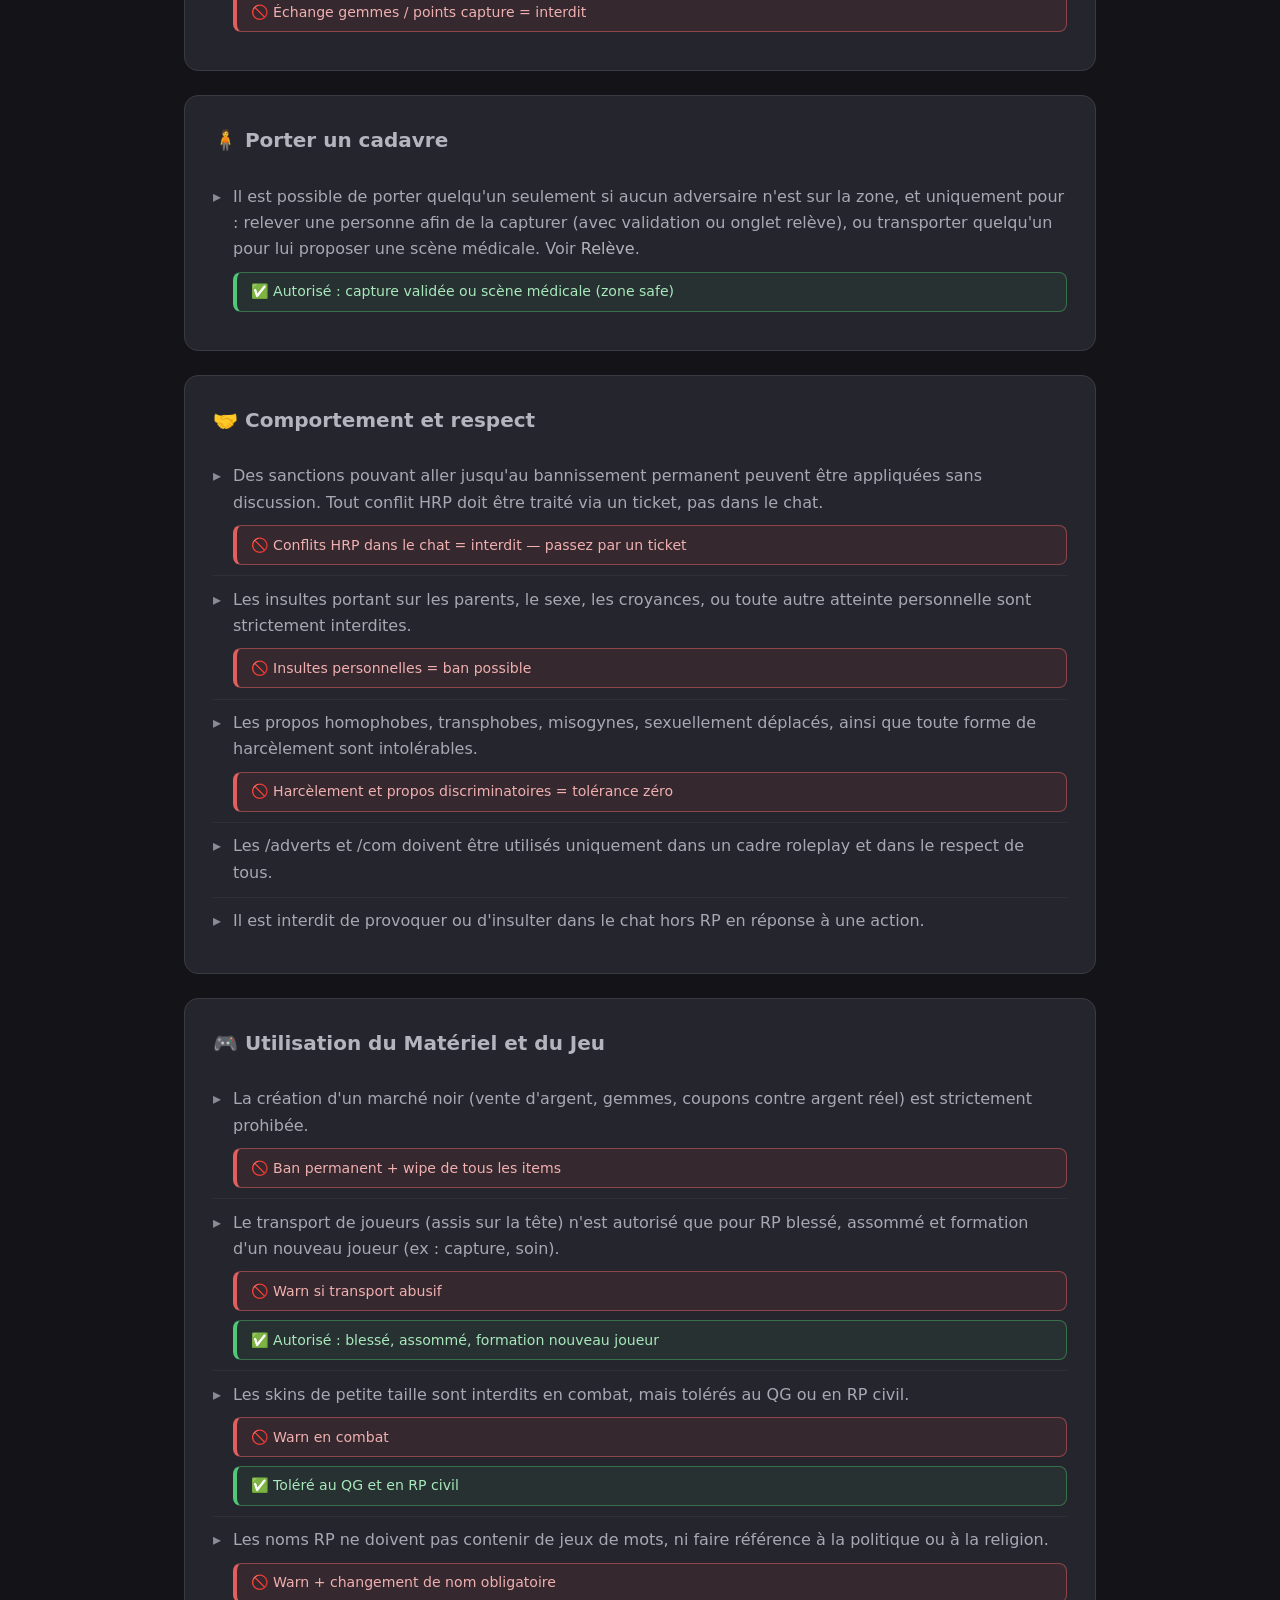
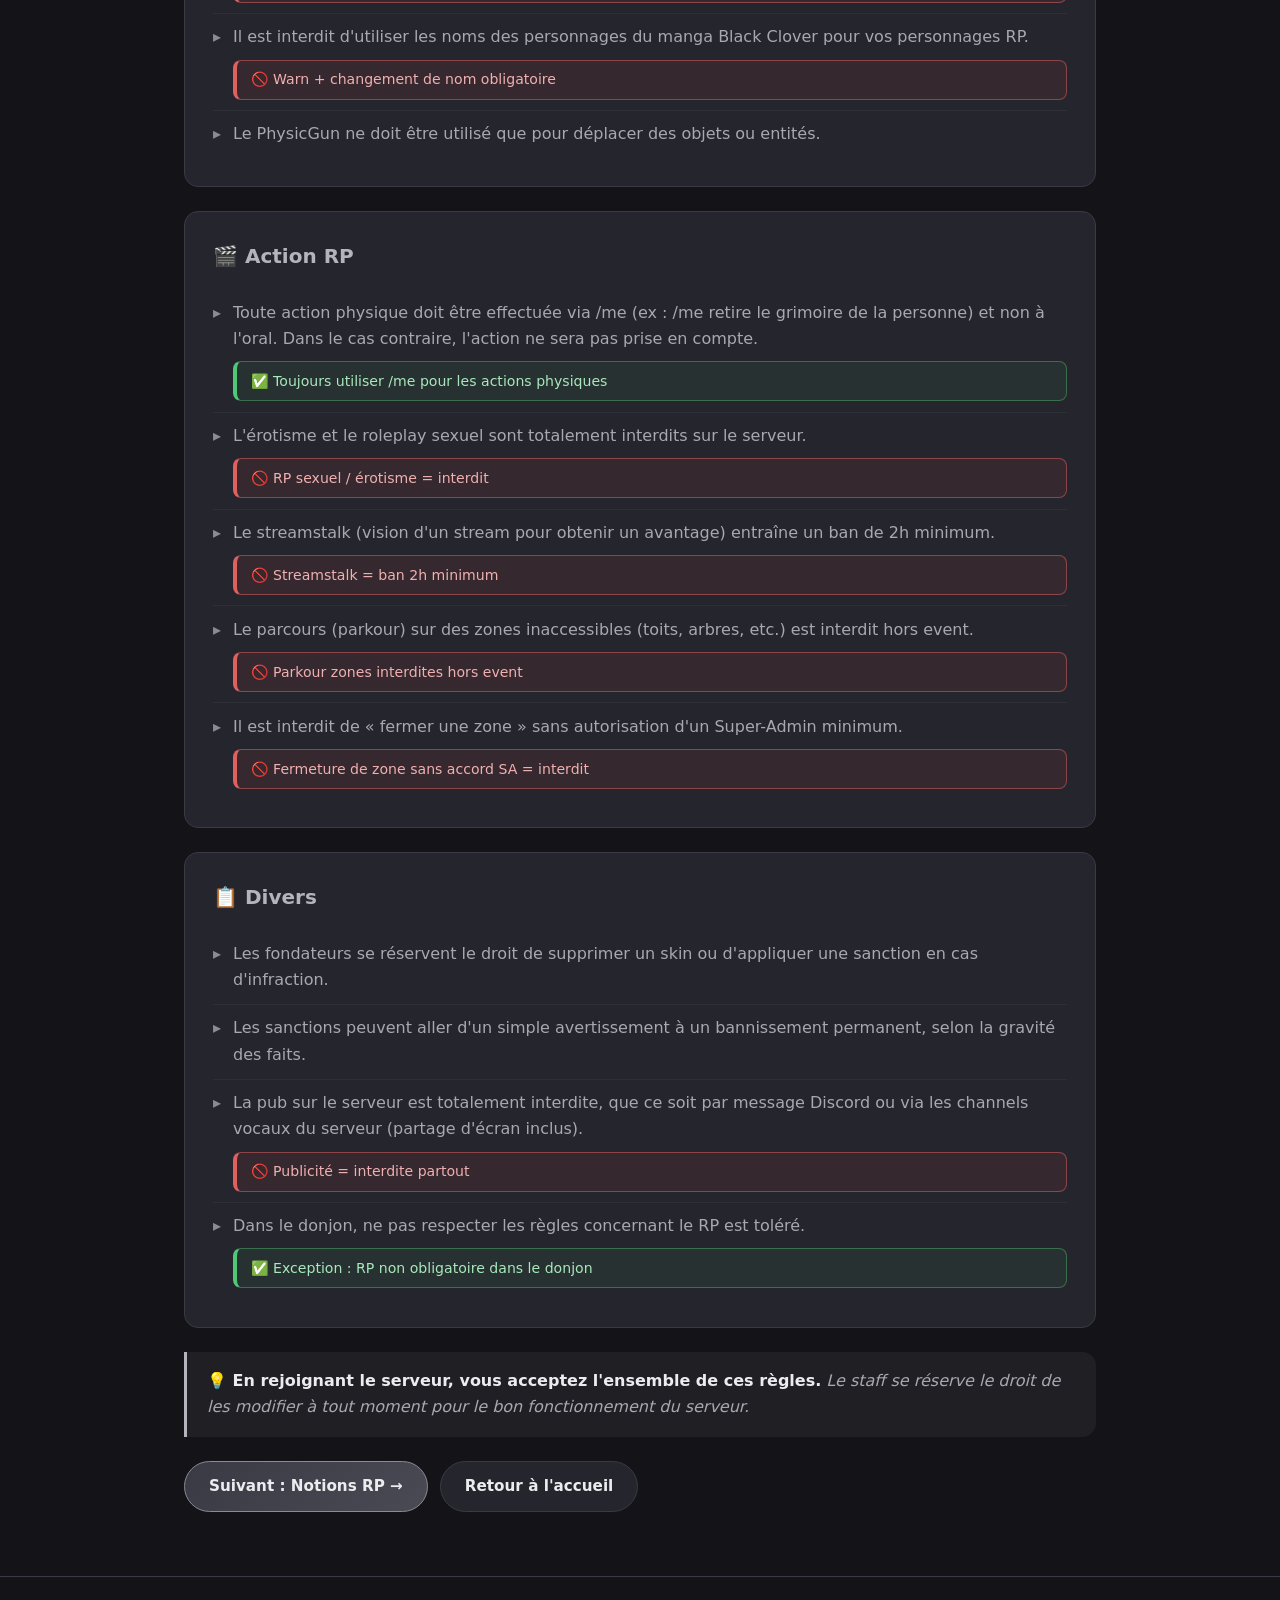
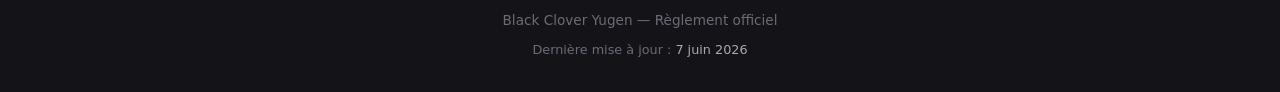
<file: reglement-general.html>
<!DOCTYPE html>
<html lang="fr">
<head>
  <meta charset="UTF-8">
  <meta name="viewport" content="width=device-width, initial-scale=1.0">
  <title>Règlement Général — Black Clover Yugen</title>
  <link rel="icon" href="assets/logo.png" type="image/png">
  <link rel="stylesheet" href="css/style.css">
</head>
<body>
  <header class="site-header">
    <div class="header-inner">
      <a href="index.html" class="logo-link">
        <img src="assets/logo.png" alt="Logo Black Clover Yugen">
        <span class="logo-text">BC Yugen</span>
      </a>
      <div class="search-wrapper mobile-hidden">
        <span class="search-icon">🔍</span>
        <input type="search" class="search-input" placeholder="Rechercher une règle..." autocomplete="off">
        <div class="search-results"></div>
      </div>
      <nav class="nav-links">
        <a href="index.html">Accueil</a>
        <a href="reglement-general.html">Règlement</a>
        <a href="notions-rp.html">Notions RP</a>
        <a href="combats-puissance.html">Combats</a>
        <a href="grades-factions.html">Grades</a>
        <a href="releve.html">Relève</a>
        <a href="ck-rpk.html">CK / RPK</a>
        <a href="liens-utiles.html">Liens</a>
      </nav>
      <button class="menu-toggle" aria-label="Menu">☰</button>
    </div>
  </header>

  <main>
    <div class="container">
      <div class="page-header reveal">
        <div class="breadcrumb"><a href="index.html">Accueil</a> / Règlement Général</div>
        <h1>📌 Règlement Général</h1>
        <p>Comportement, communication, utilisation du jeu et sanctions applicables sur le serveur.</p>
      </div>

      <section id="communication" class="section-block reveal">
        <h2>💬 Communication et Tickets</h2>
        <ul class="rule-list">
          <li>Il est interdit de demander l'intervention d'une personne spécifique du staff ou de refuser l'intervention du staff ayant accepté votre ticket afin d'en demander un autre.
            <span class="highlight-red">🚫 Sanction possible si non respecté</span></li>
          <li>Les tickets inutiles ou vides (ex : « viens », « stp admin ») sont interdits.
            <span class="highlight-red">🚫 Tickets vides = interdit</span></li>
          <li>La politesse et le respect sont de rigueur. Le staff est en droit de refuser le traitement du ticket et de vous demander de le reformuler correctement si celui-ci n'est pas convenable.</li>
          <li>Les membres du staff peuvent traiter n'importe quel ticket.
            <span class="highlight-green">✅ Tout staff peut traiter votre ticket</span></li>
          <li>Insulter ou couper la parole à un staff est strictement interdit. Si un staff abuse, contactez un SuperAdmin via <a href="liens-utiles.html#discord-centrale">Discord Centrale</a>.
            <span class="highlight-red">🚫 Insultes envers le staff = interdit</span></li>
          <li>Une fois un ticket terminé, sa sanction ne doit pas être contestée en OOC. Pour tout désaccord, faites une demande d'abus d'admin ou de dé-warn.</li>
          <li>Les soundboards, modificateurs de voix et spams vocaux sont interdits.
            <span class="highlight-green">✅ Autorisé uniquement sur validation staff pour un but RP</span></li>
        </ul>
      </section>

      <section id="duel" class="section-block reveal">
        <h2>⚔️ Duel et Pouvoirs</h2>
        <ul class="rule-list">
          <li>Il n'existe pas de combat amical : tout combat comporte ses risques et ses conséquences, même si la personne vous a dupé. Voir aussi <a href="combats-puissance.html">Combats &amp; Puissance</a>.
            <span class="highlight-red">🚫 Aucun combat amical — risques RP réels</span></li>
          <li>Un duel n'a lieu que si les deux joueurs sont d'accord pour le commencer.
            <span class="highlight-green">✅ Accord mutuel obligatoire pour un duel</span></li>
          <li>Les pouvoirs passifs nécessitent un suivi RP via un ticket sur le Discord afin qu'un SA ou un Responsable témoigne de sa légitimité d'activation au cours d'une scène susceptible d'être contestée.
            <span class="highlight-red">🚫 Sans ticket validé = pouvoir interdit</span></li>
          <li>Échanger des gemmes contre des points de capture est strictement interdit.
            <span class="highlight-red">🚫 Échange gemmes / points capture = interdit</span></li>
        </ul>
      </section>

      <section id="cadavre" class="section-block reveal">
        <h2>🧍 Porter un cadavre</h2>
        <ul class="rule-list">
          <li>Il est possible de porter quelqu'un seulement si aucun adversaire n'est sur la zone, et uniquement pour : relever une personne afin de la capturer (avec validation ou onglet relève), ou transporter quelqu'un pour lui proposer une scène médicale. Voir <a href="releve.html">Relève</a>.
            <span class="highlight-green">✅ Autorisé : capture validée ou scène médicale (zone safe)</span></li>
        </ul>
      </section>

      <section id="comportement" class="section-block reveal">
        <h2>🤝 Comportement et respect</h2>
        <ul class="rule-list">
          <li>Des sanctions pouvant aller jusqu'au bannissement permanent peuvent être appliquées sans discussion. Tout conflit HRP doit être traité via un ticket, pas dans le chat.
            <span class="highlight-red">🚫 Conflits HRP dans le chat = interdit — passez par un ticket</span></li>
          <li>Les insultes portant sur les parents, le sexe, les croyances, ou toute autre atteinte personnelle sont strictement interdites.
            <span class="highlight-red">🚫 Insultes personnelles = ban possible</span></li>
          <li>Les propos homophobes, transphobes, misogynes, sexuellement déplacés, ainsi que toute forme de harcèlement sont intolérables.
            <span class="highlight-red">🚫 Harcèlement et propos discriminatoires = tolérance zéro</span></li>
          <li>Les /adverts et /com doivent être utilisés uniquement dans un cadre roleplay et dans le respect de tous.</li>
          <li>Il est interdit de provoquer ou d'insulter dans le chat hors RP en réponse à une action.</li>
        </ul>
      </section>

      <section id="materiel" class="section-block reveal">
        <h2>🎮 Utilisation du Matériel et du Jeu</h2>
        <ul class="rule-list">
          <li>La création d'un marché noir (vente d'argent, gemmes, coupons contre argent réel) est strictement prohibée.
            <span class="highlight-red">🚫 Ban permanent + wipe de tous les items</span></li>
          <li>Le transport de joueurs (assis sur la tête) n'est autorisé que pour RP blessé, assommé et formation d'un nouveau joueur (ex : capture, soin).
            <span class="highlight-red">🚫 Warn si transport abusif</span>
            <span class="highlight-green">✅ Autorisé : blessé, assommé, formation nouveau joueur</span></li>
          <li>Les skins de petite taille sont interdits en combat, mais tolérés au QG ou en RP civil.
            <span class="highlight-red">🚫 Warn en combat</span>
            <span class="highlight-green">✅ Toléré au QG et en RP civil</span></li>
          <li>Les noms RP ne doivent pas contenir de jeux de mots, ni faire référence à la politique ou à la religion.
            <span class="highlight-red">🚫 Warn + changement de nom obligatoire</span></li>
          <li>Il est interdit d'utiliser les noms des personnages du manga Black Clover pour vos personnages RP.
            <span class="highlight-red">🚫 Warn + changement de nom obligatoire</span></li>
          <li>Le PhysicGun ne doit être utilisé que pour déplacer des objets ou entités.</li>
        </ul>
      </section>

      <section id="action-rp" class="section-block reveal">
        <h2>🎬 Action RP</h2>
        <ul class="rule-list">
          <li>Toute action physique doit être effectuée via /me (ex : /me retire le grimoire de la personne) et non à l'oral. Dans le cas contraire, l'action ne sera pas prise en compte.
            <span class="highlight-green">✅ Toujours utiliser /me pour les actions physiques</span></li>
          <li>L'érotisme et le roleplay sexuel sont totalement interdits sur le serveur.
            <span class="highlight-red">🚫 RP sexuel / érotisme = interdit</span></li>
          <li>Le streamstalk (vision d'un stream pour obtenir un avantage) entraîne un ban de 2h minimum.
            <span class="highlight-red">🚫 Streamstalk = ban 2h minimum</span></li>
          <li>Le parcours (parkour) sur des zones inaccessibles (toits, arbres, etc.) est interdit hors event.
            <span class="highlight-red">🚫 Parkour zones interdites hors event</span></li>
          <li>Il est interdit de « fermer une zone » sans autorisation d'un Super-Admin minimum.
            <span class="highlight-red">🚫 Fermeture de zone sans accord SA = interdit</span></li>
        </ul>
      </section>

      <section id="divers" class="section-block reveal">
        <h2>📋 Divers</h2>
        <ul class="rule-list">
          <li>Les fondateurs se réservent le droit de supprimer un skin ou d'appliquer une sanction en cas d'infraction.</li>
          <li>Les sanctions peuvent aller d'un simple avertissement à un bannissement permanent, selon la gravité des faits.</li>
          <li>La pub sur le serveur est totalement interdite, que ce soit par message Discord ou via les channels vocaux du serveur (partage d'écran inclus).
            <span class="highlight-red">🚫 Publicité = interdite partout</span></li>
          <li>Dans le donjon, ne pas respecter les règles concernant le RP est toléré.
            <span class="highlight-green">✅ Exception : RP non obligatoire dans le donjon</span></li>
        </ul>
      </section>

      <div class="notice-box reveal">
        <strong>💡 En rejoignant le serveur, vous acceptez l'ensemble de ces règles.</strong> Le staff se réserve le droit de les modifier à tout moment pour le bon fonctionnement du serveur.
      </div>

      <div class="btn-group reveal">
        <a href="notions-rp.html" class="btn btn-primary">Suivant : Notions RP →</a>
        <a href="index.html" class="btn">Retour à l'accueil</a>
      </div>
    </div>
  </main>

  <footer class="site-footer">
    <p>Black Clover Yugen — Règlement officiel</p>
  </footer>

  <button type="button" class="back-to-top" aria-label="Retour en haut">↑</button>
  <script src="js/main.js"></script>
</body>
</html>
</file>
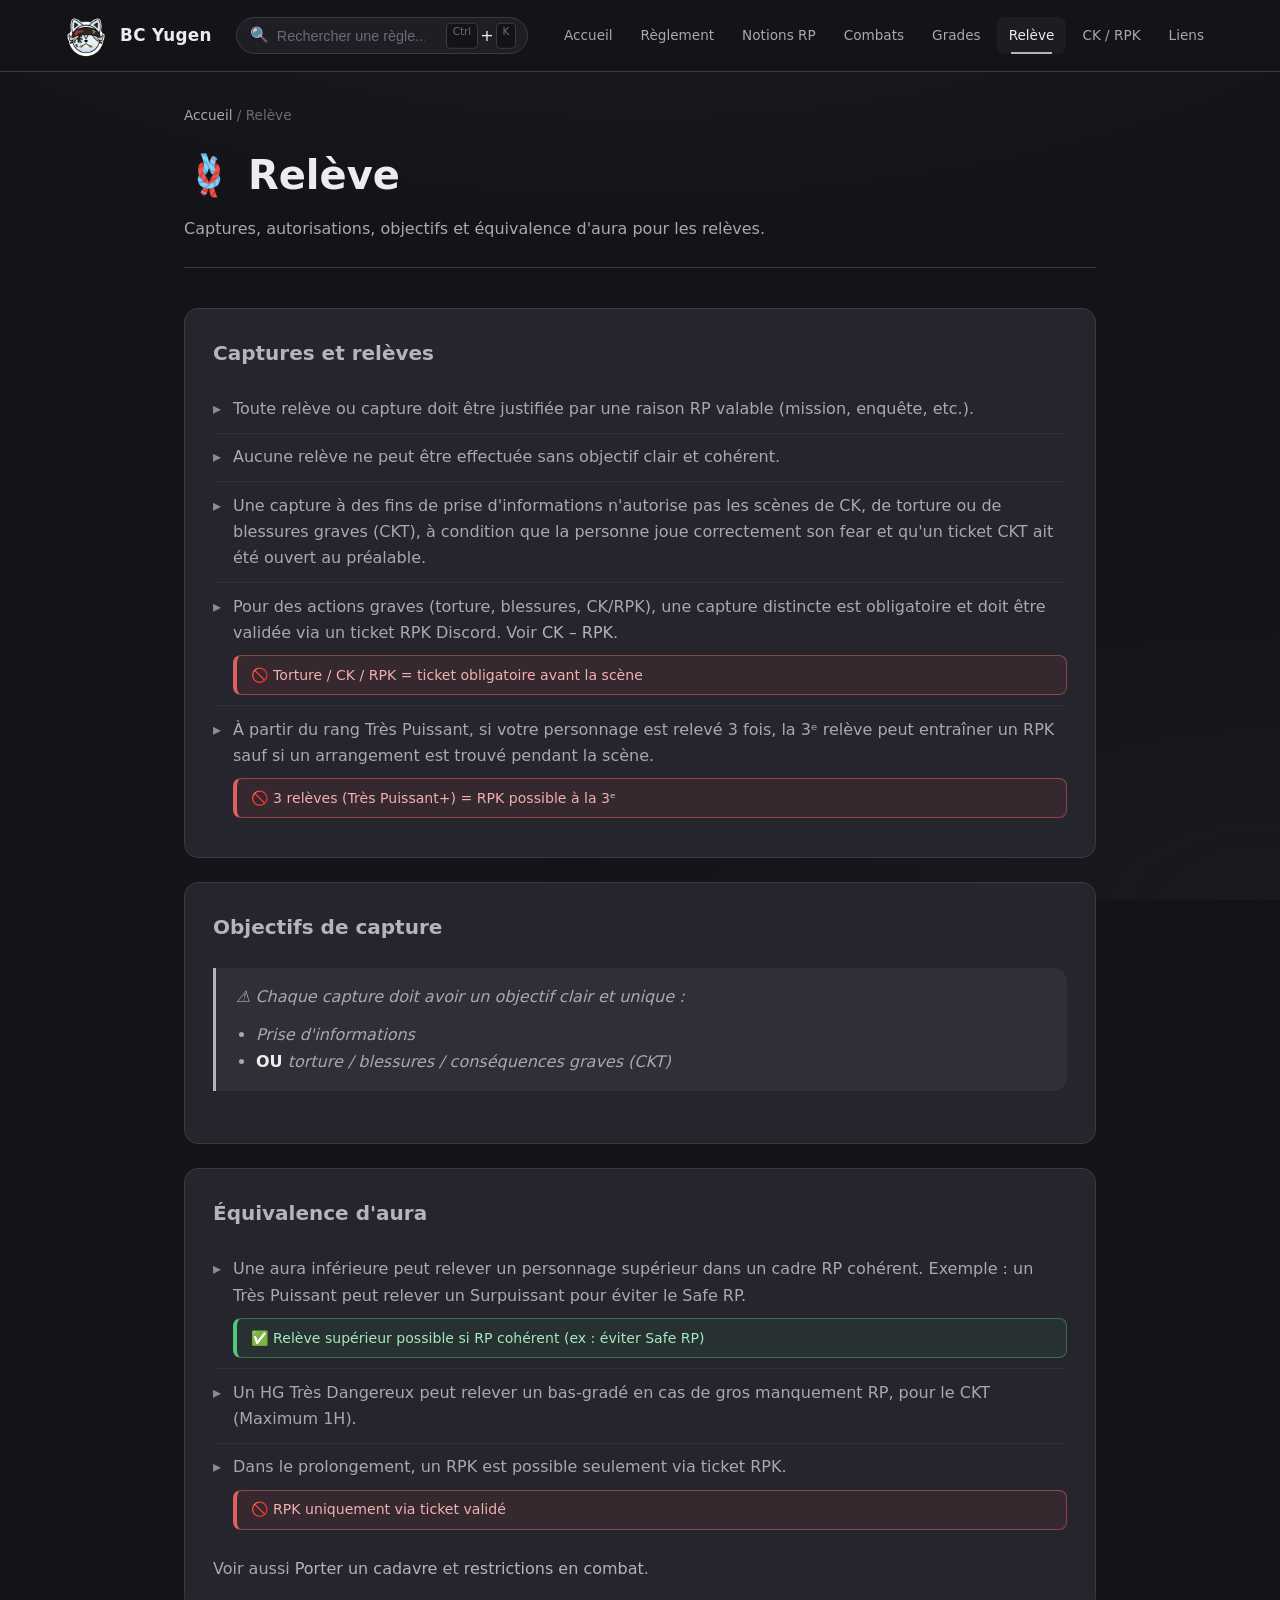
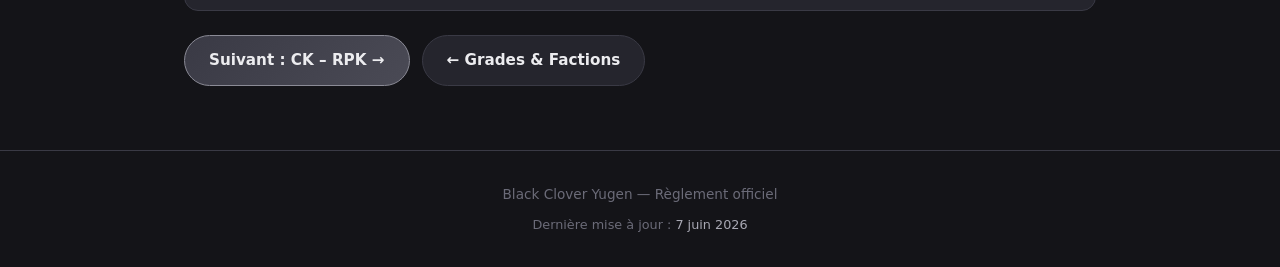
<file: releve.html>
<!DOCTYPE html>
<html lang="fr">
<head>
  <meta charset="UTF-8">
  <meta name="viewport" content="width=device-width, initial-scale=1.0">
  <title>Relève — Black Clover Yugen</title>
  <link rel="icon" href="assets/logo.png" type="image/png">
  <link rel="stylesheet" href="css/style.css">
</head>
<body>
  <header class="site-header">
    <div class="header-inner">
      <a href="index.html" class="logo-link">
        <img src="assets/logo.png" alt="Logo Black Clover Yugen">
        <span class="logo-text">BC Yugen</span>
      </a>
      <div class="search-wrapper mobile-hidden">
        <span class="search-icon">🔍</span>
        <input type="search" class="search-input" placeholder="Rechercher une règle..." autocomplete="off">
        <div class="search-results"></div>
      </div>
      <nav class="nav-links">
        <a href="index.html">Accueil</a>
        <a href="reglement-general.html">Règlement</a>
        <a href="notions-rp.html">Notions RP</a>
        <a href="combats-puissance.html">Combats</a>
        <a href="grades-factions.html">Grades</a>
        <a href="releve.html">Relève</a>
        <a href="ck-rpk.html">CK / RPK</a>
        <a href="liens-utiles.html">Liens</a>
      </nav>
      <button class="menu-toggle" aria-label="Menu">☰</button>
    </div>
  </header>

  <main>
    <div class="container">
      <div class="page-header reveal">
        <div class="breadcrumb"><a href="index.html">Accueil</a> / Relève</div>
        <h1>🪢 Relève</h1>
        <p>Captures, autorisations, objectifs et équivalence d'aura pour les relèves.</p>
      </div>

      <section id="captures" class="section-block reveal">
        <h2>Captures et relèves</h2>
        <ul class="rule-list">
          <li>Toute relève ou capture doit être justifiée par une raison RP valable (mission, enquête, etc.).</li>
          <li>Aucune relève ne peut être effectuée sans objectif clair et cohérent.</li>
          <li>Une capture à des fins de prise d'informations n'autorise pas les scènes de CK, de torture ou de blessures graves (CKT), à condition que la personne joue correctement son fear et qu'un ticket CKT ait été ouvert au préalable.</li>
          <li>Pour des actions graves (torture, blessures, CK/RPK), une capture distincte est obligatoire et doit être validée via un ticket RPK Discord. Voir <a href="ck-rpk.html">CK – RPK</a>.
            <span class="highlight-red">🚫 Torture / CK / RPK = ticket obligatoire avant la scène</span></li>
          <li>À partir du rang Très Puissant, si votre personnage est relevé 3 fois, la 3ᵉ relève peut entraîner un RPK sauf si un arrangement est trouvé pendant la scène.
            <span class="highlight-red">🚫 3 relèves (Très Puissant+) = RPK possible à la 3ᵉ</span></li>
        </ul>
      </section>

      <section id="objectifs" class="section-block reveal">
        <h2>Objectifs de capture</h2>
        <div class="notice-box">
          ⚠ Chaque capture doit avoir un objectif clair et unique :
          <ul style="margin-top: 0.75rem; padding-left: 1.25rem; color: var(--text-secondary);">
            <li>Prise d'informations</li>
            <li><strong>OU</strong> torture / blessures / conséquences graves (CKT)</li>
          </ul>
        </div>
      </section>

      <section id="equivalence-aura" class="section-block reveal">
        <h2>Équivalence d'aura</h2>
        <ul class="rule-list">
          <li>Une aura inférieure peut relever un personnage supérieur dans un cadre RP cohérent. Exemple : un Très Puissant peut relever un Surpuissant pour éviter le Safe RP.
            <span class="highlight-green">✅ Relève supérieur possible si RP cohérent (ex : éviter Safe RP)</span></li>
          <li>Un HG Très Dangereux peut relever un bas-gradé en cas de gros manquement RP, pour le CKT (Maximum 1H).</li>
          <li>Dans le prolongement, un RPK est possible seulement via ticket RPK.
            <span class="highlight-red">🚫 RPK uniquement via ticket validé</span></li>
        </ul>
        <p style="color: var(--text-secondary); margin-top: 1rem;">
          Voir aussi <a href="reglement-general.html#cadavre">Porter un cadavre</a> et
          <a href="combats-puissance.html#restrictions">restrictions en combat</a>.
        </p>
      </section>

      <div class="btn-group reveal">
        <a href="ck-rpk.html" class="btn btn-primary">Suivant : CK – RPK →</a>
        <a href="grades-factions.html" class="btn">← Grades &amp; Factions</a>
      </div>
    </div>
  </main>

  <footer class="site-footer">
    <p>Black Clover Yugen — Règlement officiel</p>
  </footer>

  <button type="button" class="back-to-top" aria-label="Retour en haut">↑</button>
  <script src="js/main.js"></script>
</body>
</html>
</file>
<file: css/style.css>
/* Black Clover Yugen — Règlement */
:root {
  --bg-primary: #141418;
  --bg-secondary: #1e1e24;
  --bg-card: #25252d;
  --bg-card-hover: #2e2e38;
  --text-primary: #ececef;
  --text-secondary: #a8a8b3;
  --text-muted: #6b6b78;
  --accent: #8b8b96;
  --accent-light: #b4b4be;
  --border: #3a3a45;
  --shadow: rgba(0, 0, 0, 0.45);
  --radius: 14px;
  --transition: 0.35s cubic-bezier(0.4, 0, 0.2, 1);
  --header-h: 72px;
}

*,
*::before,
*::after {
  box-sizing: border-box;
  margin: 0;
  padding: 0;
}

html {
  scroll-behavior: smooth;
}

body {
  font-family: "Segoe UI", system-ui, -apple-system, sans-serif;
  background: var(--bg-primary);
  color: var(--text-primary);
  line-height: 1.65;
  min-height: 100vh;
  overflow-x: hidden;
}

body::before {
  content: "";
  position: fixed;
  inset: 0;
  background:
    radial-gradient(ellipse 80% 50% at 50% -20%, rgba(139, 139, 150, 0.08), transparent),
    radial-gradient(ellipse 60% 40% at 100% 100%, rgba(139, 139, 150, 0.05), transparent);
  pointer-events: none;
  z-index: 0;
}

a {
  color: var(--accent-light);
  text-decoration: none;
  transition: color var(--transition);
}

a:hover {
  color: #fff;
}

/* Header */
.site-header {
  position: fixed;
  top: 0;
  left: 0;
  right: 0;
  height: var(--header-h);
  background: rgba(20, 20, 24, 0.88);
  backdrop-filter: blur(16px);
  border-bottom: 1px solid var(--border);
  z-index: 1000;
  transition: height var(--transition), box-shadow var(--transition);
}

.site-header.scrolled {
  height: 60px;
  box-shadow: 0 4px 24px var(--shadow);
}

.header-inner {
  max-width: 1200px;
  margin: 0 auto;
  padding: 0 1.5rem;
  height: 100%;
  display: flex;
  align-items: center;
  gap: 1.5rem;
}

.logo-link {
  display: flex;
  align-items: center;
  gap: 0.75rem;
  flex-shrink: 0;
}

.logo-link img {
  width: 44px;
  height: 44px;
  border-radius: 10px;
  object-fit: cover;
  transition: transform var(--transition);
}

.logo-link:hover img {
  transform: scale(1.08) rotate(-3deg);
}

.logo-text {
  font-weight: 700;
  font-size: 1.05rem;
  color: var(--text-primary);
  letter-spacing: 0.02em;
}

.nav-links {
  display: flex;
  gap: 0.25rem;
  flex-wrap: wrap;
  margin-left: auto;
}

.nav-links a {
  padding: 0.45rem 0.75rem;
  border-radius: 8px;
  font-size: 0.85rem;
  color: var(--text-secondary);
  position: relative;
  overflow: hidden;
}

.nav-links a::after {
  content: "";
  position: absolute;
  bottom: 0;
  left: 50%;
  width: 0;
  height: 2px;
  background: var(--accent-light);
  transition: width var(--transition), left var(--transition);
}

.nav-links a:hover,
.nav-links a.active {
  color: var(--text-primary);
  background: rgba(255, 255, 255, 0.04);
}

.nav-links a:hover::after,
.nav-links a.active::after {
  width: 60%;
  left: 20%;
}

/* Search */
.search-wrapper {
  position: relative;
  flex: 1;
  max-width: 340px;
}

.search-input {
  width: 100%;
  padding: 0.6rem 1rem 0.6rem 2.5rem;
  background: var(--bg-secondary);
  border: 1px solid var(--border);
  border-radius: 999px;
  color: var(--text-primary);
  font-size: 0.9rem;
  outline: none;
  transition: border-color var(--transition), box-shadow var(--transition), transform var(--transition);
}

.search-input:focus {
  border-color: var(--accent-light);
  box-shadow: 0 0 0 3px rgba(180, 180, 190, 0.12);
  transform: scale(1.02);
}

.search-input::placeholder {
  color: var(--text-muted);
}

.search-icon {
  position: absolute;
  left: 0.9rem;
  top: 50%;
  transform: translateY(-50%);
  color: var(--text-muted);
  pointer-events: none;
  font-size: 0.95rem;
}

.search-results {
  position: absolute;
  top: calc(100% + 8px);
  left: 0;
  right: 0;
  background: var(--bg-card);
  border: 1px solid var(--border);
  border-radius: var(--radius);
  max-height: 380px;
  overflow-y: auto;
  display: none;
  box-shadow: 0 12px 40px var(--shadow);
  z-index: 100;
}

.search-results.visible {
  display: block;
  animation: slideDown 0.25s ease;
}

@keyframes slideDown {
  from { opacity: 0; transform: translateY(-8px); }
  to { opacity: 1; transform: translateY(0); }
}

.search-result-item {
  display: block;
  padding: 0.75rem 1rem;
  border-bottom: 1px solid var(--border);
  transition: background var(--transition);
}

.search-result-item:last-child {
  border-bottom: none;
}

.search-result-item:hover {
  background: var(--bg-card-hover);
}

.search-result-title {
  font-weight: 600;
  font-size: 0.9rem;
  color: var(--text-primary);
}

.search-result-section {
  font-size: 0.75rem;
  color: var(--text-muted);
  margin-top: 0.15rem;
}

.search-no-results {
  padding: 1rem;
  text-align: center;
  color: var(--text-muted);
  font-size: 0.85rem;
}

.search-filters {
  display: flex;
  flex-wrap: wrap;
  gap: 0.35rem;
  padding: 0.65rem 0.75rem;
  border-bottom: 1px solid var(--border);
  background: var(--bg-secondary);
}

.search-filter {
  padding: 0.3rem 0.65rem;
  border: 1px solid var(--border);
  border-radius: 999px;
  background: transparent;
  color: var(--text-secondary);
  font-size: 0.72rem;
  font-weight: 600;
  cursor: pointer;
  transition: background var(--transition), color var(--transition), border-color var(--transition);
}

.search-filter:hover {
  background: var(--bg-card-hover);
  color: var(--text-primary);
}

.search-filter.active {
  background: rgba(180, 180, 190, 0.15);
  border-color: var(--accent-light);
  color: var(--text-primary);
}

.search-kbd-hint {
  position: absolute;
  right: 0.75rem;
  top: 50%;
  transform: translateY(-50%);
  display: none;
  gap: 0.15rem;
  pointer-events: none;
}

.search-kbd-hint kbd {
  display: inline-block;
  padding: 0.1rem 0.35rem;
  border: 1px solid var(--border);
  border-radius: 4px;
  background: var(--bg-primary);
  color: var(--text-muted);
  font-size: 0.65rem;
  font-family: inherit;
  line-height: 1.3;
}

.site-header .search-input {
  padding-right: 5.5rem;
}

@media (min-width: 901px) {
  .site-header .search-kbd-hint {
    display: flex;
  }
}

.search-palette {
  position: fixed;
  inset: 0;
  z-index: 2000;
  display: none;
  align-items: flex-start;
  justify-content: center;
  padding: calc(var(--header-h) + 1.5rem) 1rem 1rem;
}

.search-palette.open {
  display: flex;
}

.search-palette-backdrop {
  position: absolute;
  inset: 0;
  background: rgba(10, 10, 14, 0.72);
  backdrop-filter: blur(4px);
}

.search-palette-box {
  position: relative;
  width: min(560px, 100%);
  z-index: 1;
}

.search-palette-box .search-wrapper {
  max-width: 100%;
}

.search-palette-box .search-input {
  padding: 0.9rem 1.2rem 0.9rem 2.8rem;
  font-size: 1rem;
}

.search-palette-box .search-results {
  position: static;
  margin-top: 0.5rem;
  max-height: min(50vh, 400px);
  z-index: auto;
}

.search-palette-hint {
  margin-top: 0.65rem;
  text-align: center;
  font-size: 0.75rem;
  color: var(--text-muted);
}

.search-palette-hint kbd {
  display: inline-block;
  padding: 0.1rem 0.4rem;
  border: 1px solid var(--border);
  border-radius: 4px;
  background: var(--bg-card);
  font-size: 0.7rem;
  font-family: inherit;
}

/* Main */
main {
  position: relative;
  z-index: 1;
  padding-top: calc(var(--header-h) + 2rem);
  padding-bottom: 4rem;
}

.container {
  max-width: 960px;
  margin: 0 auto;
  padding: 0 1.5rem;
}

.container-wide {
  max-width: 1200px;
  margin: 0 auto;
  padding: 0 1.5rem;
}

/* Hero */
.hero {
  text-align: center;
  padding: 3rem 0 4rem;
  position: relative;
  z-index: 10;
}

.hero-logo {
  width: 120px;
  height: 120px;
  border-radius: 24px;
  margin-bottom: 1.5rem;
  box-shadow: 0 8px 32px var(--shadow);
  animation: float 4s ease-in-out infinite;
}

@keyframes float {
  0%, 100% { transform: translateY(0); }
  50% { transform: translateY(-8px); }
}

.hero h1 {
  font-size: clamp(2rem, 5vw, 3rem);
  font-weight: 800;
  margin-bottom: 0.75rem;
  background: linear-gradient(135deg, #fff 0%, var(--accent-light) 100%);
  -webkit-background-clip: text;
  -webkit-text-fill-color: transparent;
  background-clip: text;
}

.hero p {
  color: var(--text-secondary);
  font-size: 1.1rem;
  max-width: 560px;
  margin: 0 auto 1.5rem;
}

.hero-tools {
  display: flex;
  flex-direction: column;
  align-items: center;
  gap: 0.85rem;
  width: 100%;
  max-width: 480px;
  margin: 0 auto;
  position: relative;
  z-index: 20;
}

.hero-search {
  width: 100%;
  position: relative;
}

.hero-search .search-wrapper {
  max-width: 100%;
  flex: none;
  width: 100%;
}

.hero-search .search-results {
  z-index: 200;
}

.hero-search .search-input {
  padding: 0.85rem 1.2rem 0.85rem 2.8rem;
  font-size: 1rem;
}

/* Cards grid */
.cards-grid {
  display: grid;
  grid-template-columns: repeat(auto-fill, minmax(280px, 1fr));
  gap: 1.25rem;
  margin-top: 2rem;
}

.card {
  background: var(--bg-card);
  border: 1px solid var(--border);
  border-radius: var(--radius);
  padding: 1.5rem;
  transition: transform var(--transition), box-shadow var(--transition), border-color var(--transition), background var(--transition);
  cursor: pointer;
  position: relative;
  overflow: hidden;
}

.card::before {
  content: "";
  position: absolute;
  inset: 0;
  background: linear-gradient(135deg, rgba(255,255,255,0.04), transparent);
  opacity: 0;
  transition: opacity var(--transition);
}

.card:hover {
  transform: translateY(-6px);
  box-shadow: 0 16px 40px var(--shadow);
  border-color: var(--accent);
  background: var(--bg-card-hover);
}

.card:hover::before {
  opacity: 1;
}

.card:active {
  transform: translateY(-2px) scale(0.98);
}

.card-icon {
  font-size: 2rem;
  margin-bottom: 0.75rem;
  display: block;
}

.card h2 {
  font-size: 1.15rem;
  margin-bottom: 0.5rem;
}

.card p {
  color: var(--text-secondary);
  font-size: 0.9rem;
  line-height: 1.5;
}

.card-arrow {
  position: absolute;
  bottom: 1.25rem;
  right: 1.25rem;
  color: var(--text-muted);
  transition: transform var(--transition), color var(--transition);
}

.card:hover .card-arrow {
  transform: translateX(4px);
  color: var(--accent-light);
}

.card-link {
  position: absolute;
  inset: 0;
  z-index: 2;
}

/* Page content */
.page-header {
  margin-bottom: 2.5rem;
  padding-bottom: 1.5rem;
  border-bottom: 1px solid var(--border);
}

.page-header h1 {
  font-size: clamp(1.75rem, 4vw, 2.5rem);
  margin-bottom: 0.5rem;
}

.page-header p {
  color: var(--text-secondary);
}

.breadcrumb {
  font-size: 0.85rem;
  color: var(--text-muted);
  margin-bottom: 1rem;
}

.breadcrumb a {
  color: var(--text-secondary);
}

.section-block {
  background: var(--bg-card);
  border: 1px solid var(--border);
  border-radius: var(--radius);
  padding: 1.75rem;
  margin-bottom: 1.5rem;
}

.section-block h2 {
  font-size: 1.25rem;
  margin-bottom: 1rem;
  color: var(--accent-light);
  display: flex;
  align-items: center;
  gap: 0.5rem;
}

.section-block h3 {
  font-size: 1.05rem;
  margin: 1.25rem 0 0.5rem;
  color: var(--text-primary);
}

.rule-list {
  list-style: none;
}

.rule-list li {
  position: relative;
  padding: 0.65rem 0 0.65rem 1.25rem;
  border-bottom: 1px solid rgba(58, 58, 69, 0.5);
  color: var(--text-secondary);
}

.rule-list li:last-child {
  border-bottom: none;
}

.rule-list li::before {
  content: "▸";
  position: absolute;
  left: 0;
  color: var(--accent);
}

.rule-list li strong {
  color: var(--text-primary);
}

.sanction {
  display: inline-block;
  margin-top: 0.35rem;
  padding: 0.15rem 0.55rem;
  background: rgba(200, 70, 70, 0.18);
  border: 1px solid rgba(230, 100, 100, 0.45);
  border-radius: 6px;
  font-size: 0.8rem;
  color: #f0a0a0;
}

.highlight-red {
  display: block;
  margin-top: 0.55rem;
  padding: 0.55rem 0.85rem;
  background: rgba(200, 70, 70, 0.1);
  border: 1px solid rgba(230, 100, 100, 0.5);
  border-left: 4px solid #e06060;
  border-radius: 8px;
  color: #f0b0b0;
  font-size: 0.88rem;
  line-height: 1.45;
}

.highlight-green {
  display: block;
  margin-top: 0.55rem;
  padding: 0.55rem 0.85rem;
  background: rgba(60, 160, 90, 0.1);
  border: 1px solid rgba(80, 190, 110, 0.45);
  border-left: 4px solid #50c878;
  border-radius: 8px;
  color: #a8e8bc;
  font-size: 0.88rem;
  line-height: 1.45;
}

.inline-red {
  color: #f0a0a0;
  font-weight: 600;
}

.inline-green {
  color: #80d898;
  font-weight: 600;
}

.ip-display {
  font-family: "Consolas", "Courier New", monospace;
  font-size: 1.1rem;
  color: var(--accent-light);
  margin: 0.5rem 0;
  letter-spacing: 0.03em;
}

.notice-box {
  background: rgba(139, 139, 150, 0.1);
  border-left: 3px solid var(--accent-light);
  padding: 1rem 1.25rem;
  border-radius: 0 var(--radius) var(--radius) 0;
  margin: 1.5rem 0;
  font-style: italic;
  color: var(--text-secondary);
}

.notice-box strong {
  color: var(--text-primary);
  font-style: normal;
}

.equivalence-table {
  width: 100%;
  border-collapse: collapse;
  margin: 1rem 0;
  font-size: 0.9rem;
}

.equivalence-table th,
.equivalence-table td {
  padding: 0.65rem 1rem;
  text-align: left;
  border-bottom: 1px solid var(--border);
}

.equivalence-table th {
  color: var(--accent-light);
  font-weight: 600;
}

.equivalence-table td {
  color: var(--text-secondary);
}

.tag {
  display: inline-block;
  padding: 0.2rem 0.6rem;
  border-radius: 6px;
  font-size: 0.78rem;
  font-weight: 600;
  margin-right: 0.35rem;
}

.tag-forbidden { background: rgba(180, 80, 80, 0.2); color: #e8a0a0; }
.tag-allowed { background: rgba(80, 160, 100, 0.2); color: #a0e8b0; }
.tag-info { background: rgba(139, 139, 150, 0.2); color: var(--accent-light); }

/* Scroll animations */
.reveal {
  opacity: 0;
  transform: translateY(28px);
  transition: opacity 0.7s ease, transform 0.7s ease;
}

.reveal.visible {
  opacity: 1;
  transform: translateY(0);
}

.reveal-delay-1 { transition-delay: 0.1s; }
.reveal-delay-2 { transition-delay: 0.2s; }
.reveal-delay-3 { transition-delay: 0.3s; }
.reveal-delay-4 { transition-delay: 0.4s; }

/* Buttons */
.btn {
  display: inline-flex;
  align-items: center;
  gap: 0.5rem;
  padding: 0.75rem 1.5rem;
  background: var(--bg-card);
  border: 1px solid var(--border);
  border-radius: 999px;
  color: var(--text-primary);
  font-size: 0.95rem;
  font-weight: 600;
  cursor: pointer;
  transition: all var(--transition);
  position: relative;
  overflow: hidden;
}

.btn:hover {
  background: var(--bg-card-hover);
  border-color: var(--accent-light);
  transform: translateY(-2px);
  box-shadow: 0 8px 24px var(--shadow);
}

.btn:active {
  transform: translateY(0) scale(0.97);
}

.btn-primary {
  background: linear-gradient(135deg, #3a3a45, #4a4a55);
  border-color: var(--accent);
}

.btn-group {
  display: flex;
  flex-wrap: wrap;
  gap: 0.75rem;
  margin-top: 1.5rem;
}

/* Ripple */
.ripple {
  position: absolute;
  border-radius: 50%;
  background: rgba(255, 255, 255, 0.25);
  transform: scale(0);
  animation: rippleAnim 0.6s ease-out;
  pointer-events: none;
}

@keyframes rippleAnim {
  to { transform: scale(4); opacity: 0; }
}

/* Back to top */
.back-to-top {
  position: fixed;
  right: 1.25rem;
  bottom: 1.25rem;
  width: 48px;
  height: 48px;
  border: 1px solid var(--border);
  border-radius: 50%;
  background: var(--bg-card);
  color: var(--text-primary);
  font-size: 1.35rem;
  font-weight: 700;
  line-height: 1;
  cursor: pointer;
  box-shadow: 0 8px 24px var(--shadow);
  z-index: 1500;
  opacity: 0;
  visibility: hidden;
  pointer-events: none;
  transform: translateY(12px);
  transition: opacity var(--transition), visibility var(--transition), transform var(--transition), background var(--transition), border-color var(--transition);
}

.back-to-top.visible {
  opacity: 1;
  visibility: visible;
  pointer-events: auto;
  transform: translateY(0);
}

.back-to-top:hover {
  background: var(--bg-card-hover);
  border-color: var(--accent-light);
  transform: translateY(-3px);
}

.back-to-top:active {
  transform: translateY(0) scale(0.95);
}

/* Footer */
.site-footer {
  border-top: 1px solid var(--border);
  padding: 2rem 0;
  text-align: center;
  color: var(--text-muted);
  font-size: 0.85rem;
  position: relative;
  z-index: 1;
}

.site-footer a {
  color: var(--accent-light);
}

/* Last updated */
.last-updated-box {
  display: inline-flex;
  align-items: center;
  gap: 0.4rem;
  margin: 0;
  padding: 0.45rem 0.75rem;
  border-radius: 10px;
  border: 1px solid var(--border);
  background: var(--bg-card);
  color: var(--text-muted);
  font-size: 0.75rem;
  line-height: 1.3;
  white-space: nowrap;
}

.last-updated-box time {
  color: var(--accent-light);
  font-weight: 600;
}

.footer-updated {
  margin-top: 0.5rem;
  font-size: 0.8rem;
  color: var(--text-muted);
}

.footer-updated time {
  color: var(--text-secondary);
}

/* Server status */
.server-players {
  margin-top: 0.5rem;
  font-size: 0.9rem;
  font-weight: 600;
  color: var(--text-secondary);
}

.server-players.online {
  color: #a0e8b0;
}

.server-players.offline {
  color: #e8a0a0;
}

/* Links page */
.link-card {
  display: flex;
  align-items: center;
  gap: 1rem;
  padding: 1.25rem 1.5rem;
  background: var(--bg-card);
  border: 1px solid var(--border);
  border-radius: var(--radius);
  margin-bottom: 1rem;
  transition: all var(--transition);
}

.link-card:hover {
  transform: translateX(6px);
  border-color: var(--accent);
  background: var(--bg-card-hover);
}

.link-card-icon {
  font-size: 1.75rem;
  width: 48px;
  text-align: center;
}

.link-card-content h3 {
  margin-bottom: 0.25rem;
}

.link-card-content p {
  color: var(--text-secondary);
  font-size: 0.9rem;
}

/* Mobile */
.menu-toggle {
  display: none;
  background: none;
  border: none;
  color: var(--text-primary);
  font-size: 1.5rem;
  cursor: pointer;
  padding: 0.25rem;
}

@media (max-width: 900px) {
  .nav-links {
    display: none;
    position: fixed;
    top: var(--header-h);
    left: 0;
    right: 0;
    background: var(--bg-secondary);
    border-bottom: 1px solid var(--border);
    flex-direction: column;
    padding: 1rem;
    margin: 0;
  }

  .nav-links.open {
    display: flex;
  }

  .menu-toggle {
    display: block;
    margin-left: auto;
  }

  .search-wrapper {
    display: none;
  }

  .header-inner .search-wrapper.mobile-hidden {
    display: none;
  }

  main .search-wrapper {
    display: block;
    max-width: 100%;
  }

  .last-updated-box {
    white-space: normal;
    text-align: center;
    justify-content: center;
    max-width: 100%;
  }
}
</file>
